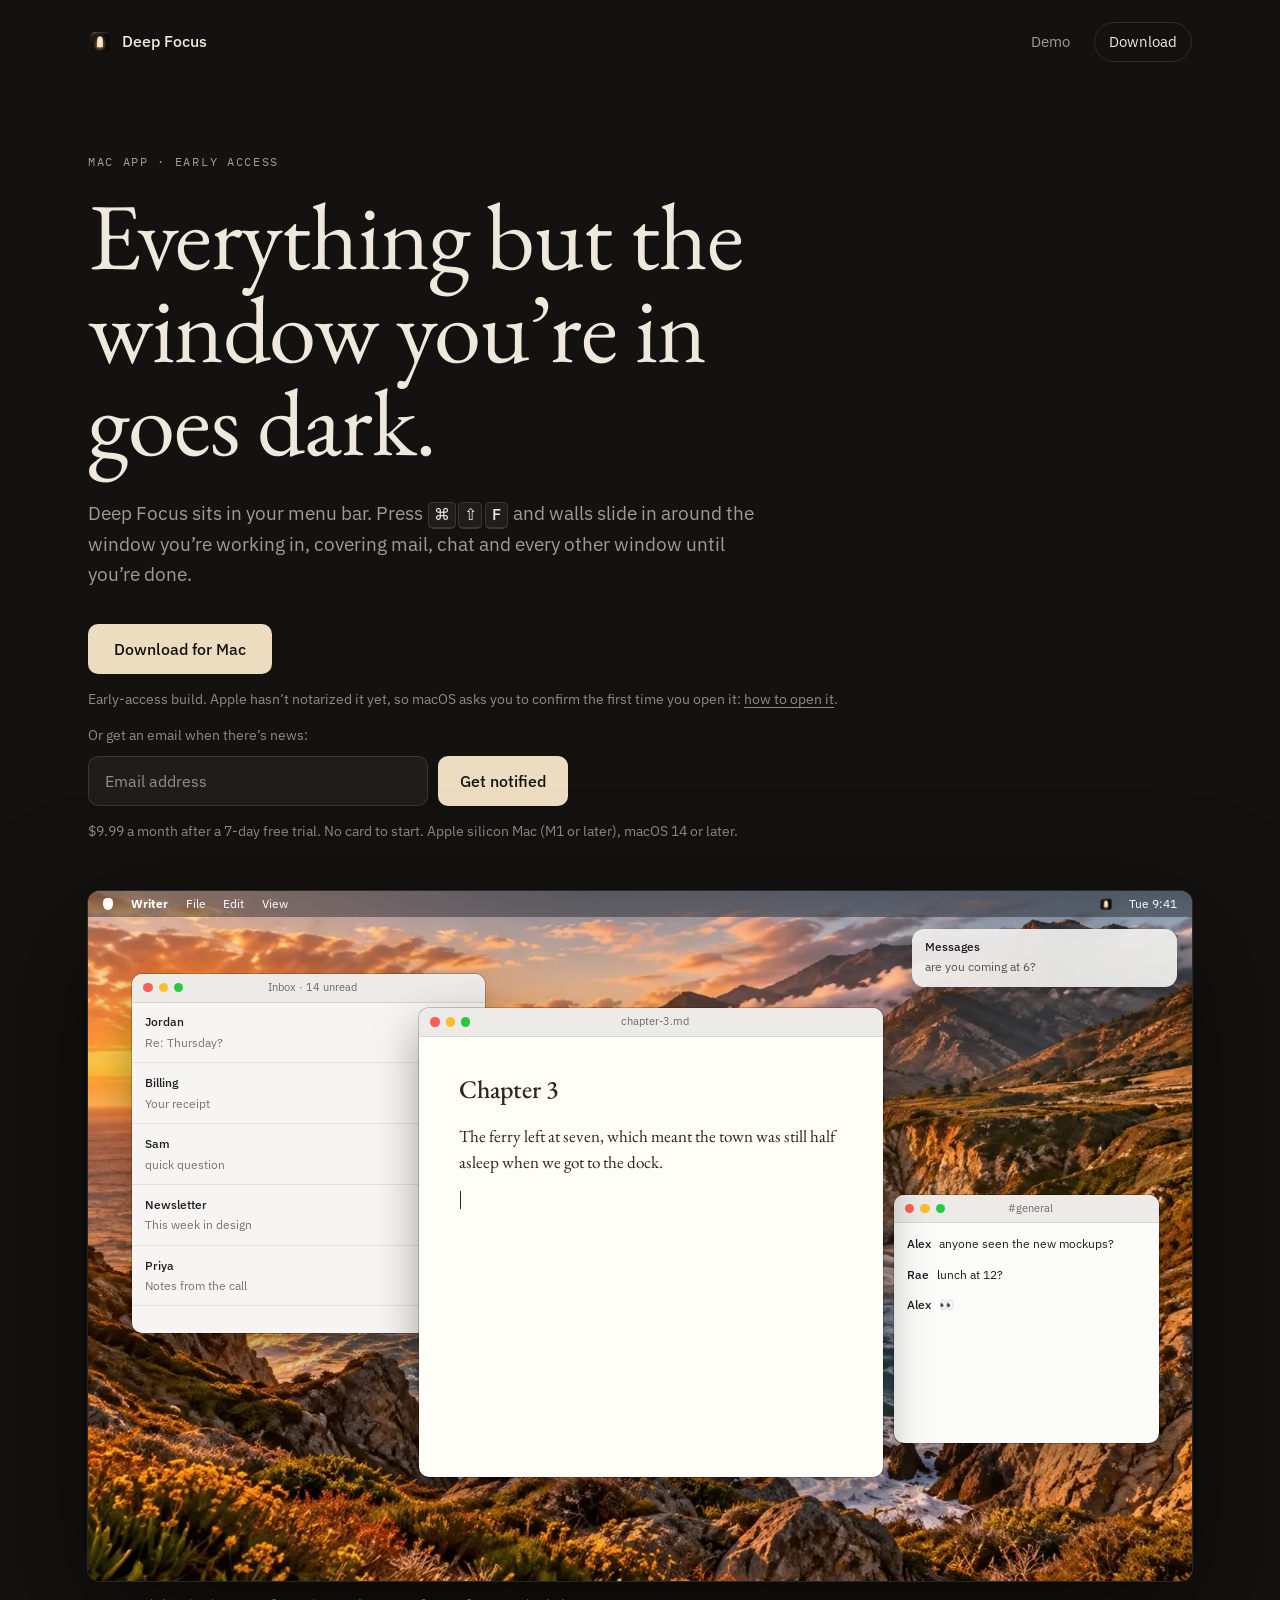
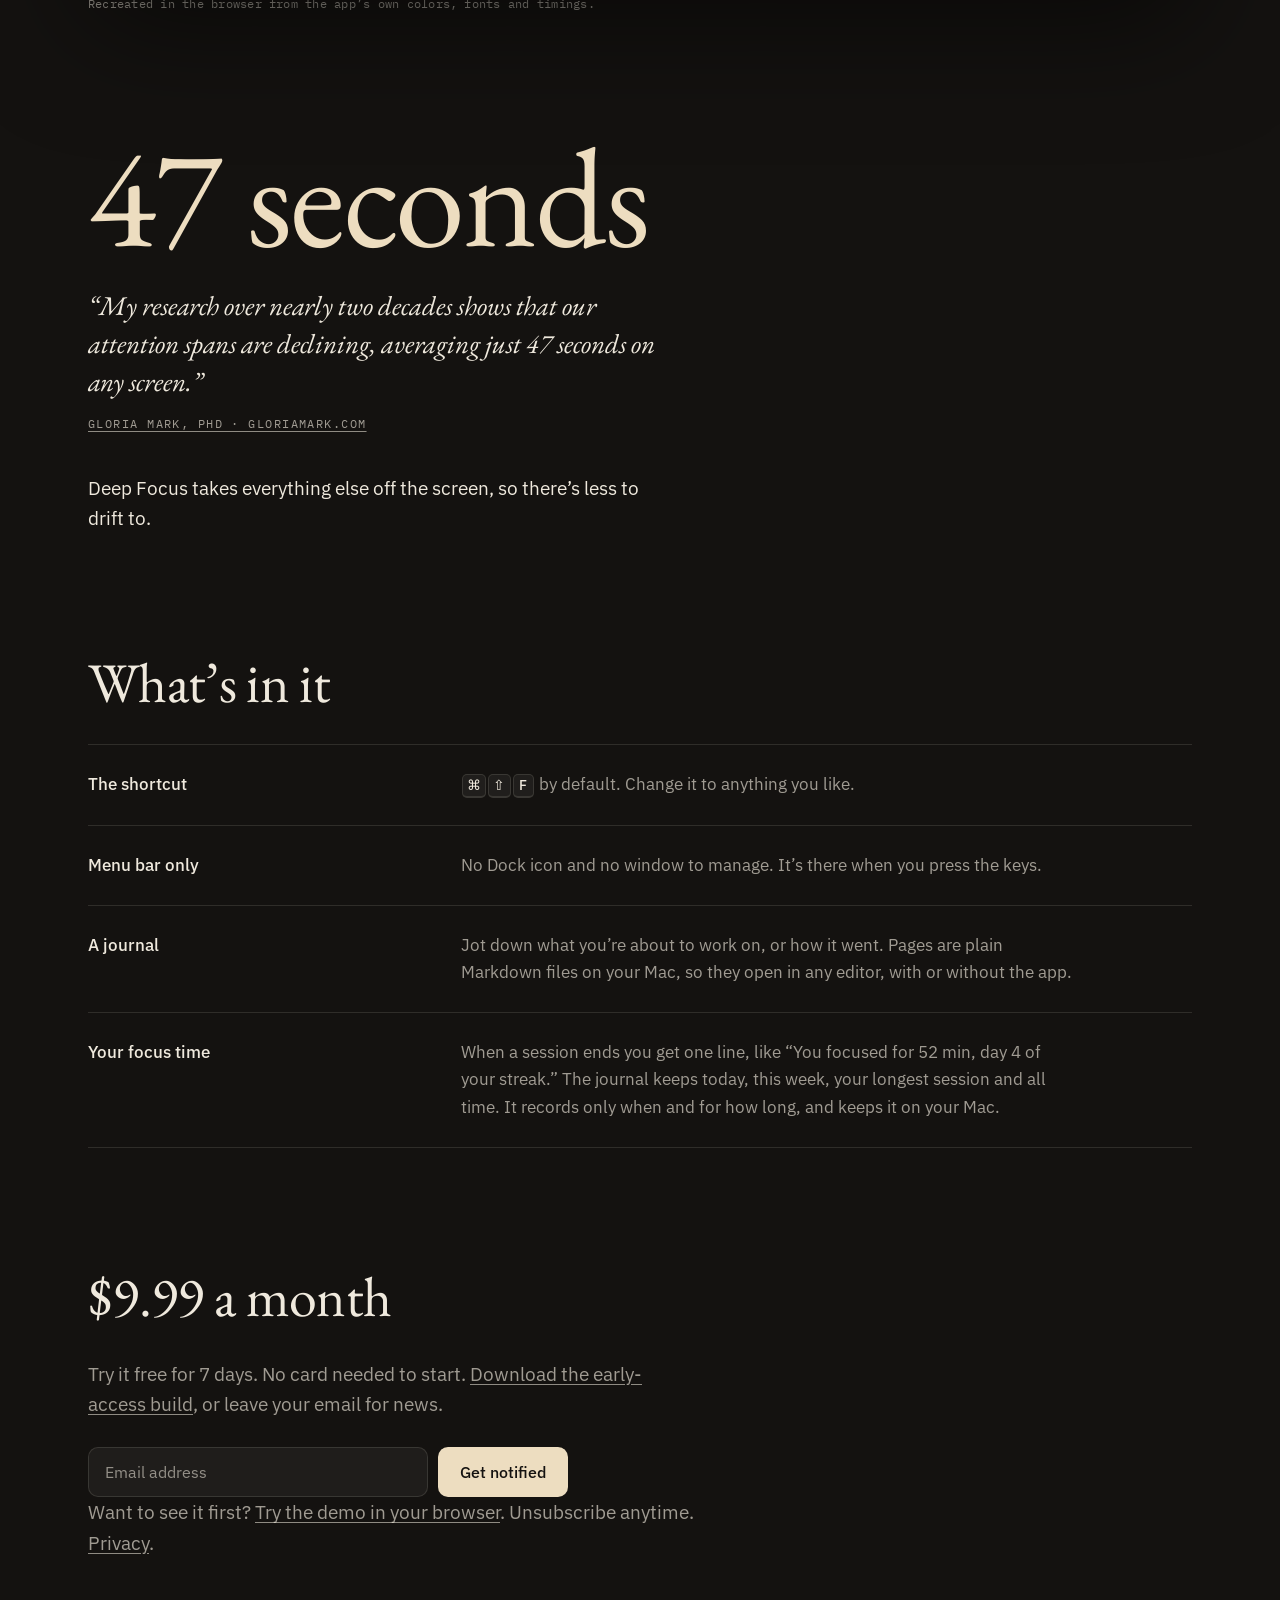
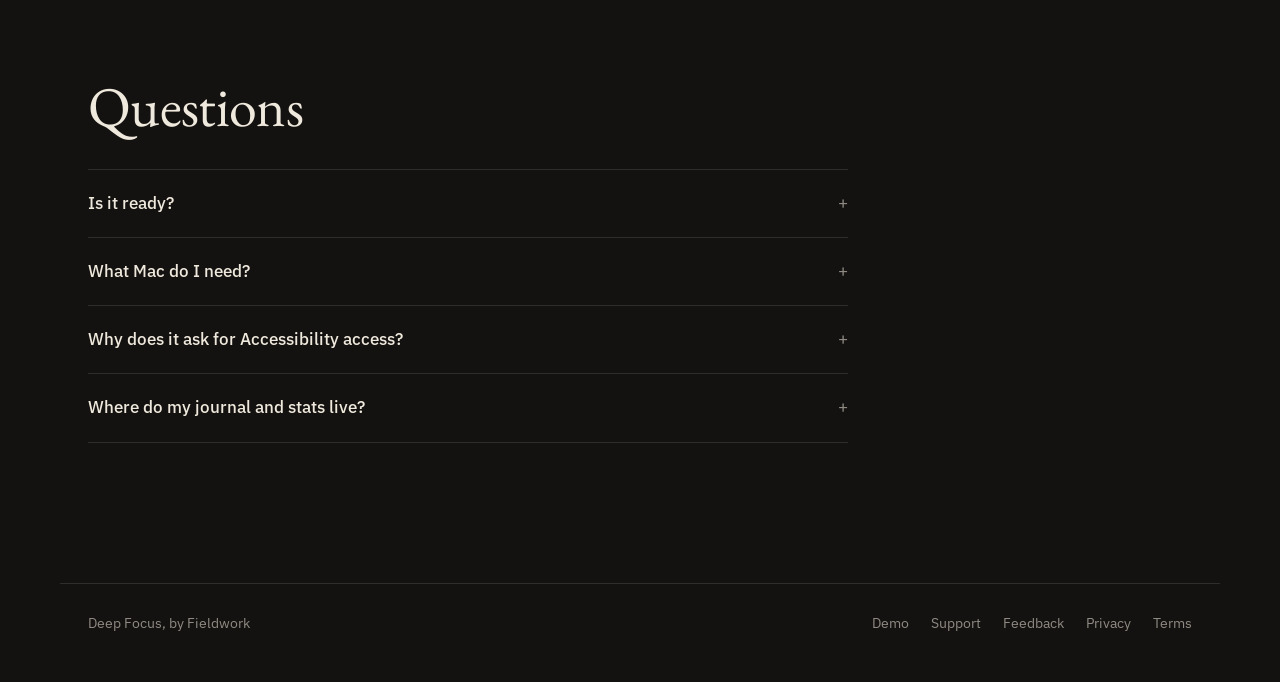
<file: public/index.html>
<!doctype html>
<html lang="en">
<head>
  <meta charset="utf-8">
  <meta name="viewport" content="width=device-width, initial-scale=1">
  <title>Deep Focus for Mac: everything but your window goes dark</title>
  <meta name="description" content="A Mac menu bar app. Press ⌘⇧F and walls slide in around the window you're working in, covering every other window until you're done. $9.99 a month after a 7-day free trial.">
  <meta property="og:title" content="Deep Focus for Mac">
  <meta property="og:description" content="Press ⌘⇧F and everything but the window you're working in goes dark.">
  <meta property="og:image" content="https://getdeepfocus.com/assets/og.jpg">
  <meta name="theme-color" content="#141210">
  <link rel="icon" href="icon.png">
  <link rel="preconnect" href="https://fonts.googleapis.com">
  <link rel="preconnect" href="https://fonts.gstatic.com" crossorigin>
  <link href="https://fonts.googleapis.com/css2?family=EB+Garamond:ital,wght@0,400;0,500;1,400&family=IBM+Plex+Mono:wght@400&family=IBM+Plex+Sans:wght@400;500&display=swap" rel="stylesheet">
  <link rel="preload" as="image" href="assets/stage-coast.webp" type="image/webp" media="(min-width: 721px)">
  <link rel="stylesheet" href="landing.css?v=4">
  <script src="analytics.js?v=1" defer></script>
</head>
<body>
<a class="skip" href="#main">Skip to content</a>

<header class="top">
  <a class="brand" href="./"><img src="assets/icon-128.png" alt="" width="24" height="24"> Deep Focus</a>
  <nav aria-label="Site">
    <a href="try.html" data-track="nav_demo">Demo</a>
    <a class="nav-cta" href="https://github.com/nickbaumann98/deep-focus-website/releases/download/v0.1.0-early-access/DeepFocus.dmg" data-track="nav_download">Download</a>
  </nav>
</header>

<main id="main">
  <section class="hero">
    <p class="label">Mac app &middot; early access</p>
    <h1>Everything but the window you&rsquo;re in goes dark.</h1>
    <p class="lede">Deep Focus sits in your menu bar. Press <kbd>⌘</kbd><kbd>⇧</kbd><kbd>F</kbd> and walls slide in around the window you&rsquo;re working in, covering mail, chat and every other window until you&rsquo;re done.</p>

    <div class="get">
      <a class="download" href="https://github.com/nickbaumann98/deep-focus-website/releases/download/v0.1.0-early-access/DeepFocus.dmg" data-track="hero_download">Download for Mac</a>
      <p class="fine">Early-access build. Apple hasn&rsquo;t notarized it yet, so macOS asks you to confirm the first time you open it: <a href="install.html" data-track="hero_install">how to open it</a>.</p>
    </div>
    <p class="fine">Or get an email when there&rsquo;s news:</p>
    <form class="signup" id="notify" data-signup="hero" novalidate>
      <label for="email-hero" class="sr">Email address</label>
      <input id="email-hero" name="email_address" type="email" autocomplete="email" inputmode="email" placeholder="Email address" required>
      <button type="submit">Get notified</button>
      <p class="form-msg" role="status" aria-live="polite"></p>
    </form>
    <p class="fine">$9.99 a month after a 7-day free trial. No card to start. Apple silicon Mac (M1 or later), macOS 14 or later.</p>
  </section>

  <figure class="stage-wrap">
    <div class="stage" id="stage" aria-hidden="true">
      <div class="menubar"><span class="apple"></span><b>Writer</b><span>File</span><span>Edit</span><span>View</span><span class="right"><img src="assets/icon-128.png" alt="" width="14" height="14"><span class="clock">Tue 9:41</span></span></div>

      <div class="win mail">
        <div class="tb"><i></i><i></i><i></i><span>Inbox &middot; 14 unread</span></div>
        <ul>
          <li><b>Jordan</b><span>Re: Thursday?</span></li>
          <li><b>Billing</b><span>Your receipt</span></li>
          <li><b>Sam</b><span>quick question</span></li>
          <li><b>Newsletter</b><span>This week in design</span></li>
          <li><b>Priya</b><span>Notes from the call</span></li>
        </ul>
      </div>

      <div class="win chat">
        <div class="tb"><i></i><i></i><i></i><span>#general</span></div>
        <p><b>Alex</b> anyone seen the new mockups?</p>
        <p><b>Rae</b> lunch at 12?</p>
        <p><b>Alex</b> 👀</p>
      </div>

      <div class="win doc" id="doc">
        <div class="tb"><i></i><i></i><i></i><span>chapter-3.md</span></div>
        <div class="page">
          <h4>Chapter 3</h4>
          <p>The ferry left at seven, which meant the town was still half asleep when we got to the dock.</p>
          <p class="typing"><span>Nobody on board said much for the first hour.</span><em class="caret"></em></p>
        </div>
      </div>

      <div class="toasts">
        <div class="toast"><b>Messages</b><span>are you coming at 6?</span></div>
        <div class="toast"><b>Mail</b><span>3 new messages</span></div>
        <div class="toast"><b>Calendar</b><span>Standup in 5 minutes</span></div>
      </div>

      <div class="walls">
        <div class="wall" data-side="top"><i></i></div>
        <div class="wall" data-side="bottom"><i></i></div>
        <div class="wall" data-side="left"><i></i></div>
        <div class="wall" data-side="right"><i></i></div>
      </div>

      <div class="bubble">You focused for 52 min, day 4 of your streak</div>
    </div>
    <figcaption>Recreated in the browser from the app&rsquo;s own colors, fonts and timings.</figcaption>
  </figure>

  <section class="fact">
    <p class="big">47 seconds</p>
    <blockquote>
      <p>&ldquo;My research over nearly two decades shows that our attention spans are declining, averaging just 47 seconds on any screen.&rdquo;</p>
      <footer><a href="https://gloriamark.com/attention-span/" rel="noopener">Gloria Mark, PhD &middot; gloriamark.com</a></footer>
    </blockquote>
    <p class="after">Deep Focus takes everything else off the screen, so there&rsquo;s less to drift to.</p>
  </section>

  <section class="details" aria-labelledby="whats-in-it">
    <h2 id="whats-in-it">What&rsquo;s in it</h2>
    <dl>
      <div><dt>The shortcut</dt><dd><kbd>⌘</kbd><kbd>⇧</kbd><kbd>F</kbd> by default. Change it to anything you like.</dd></div>
      <div><dt>Menu bar only</dt><dd>No Dock icon and no window to manage. It&rsquo;s there when you press the keys.</dd></div>
      <div><dt>A journal</dt><dd>Jot down what you&rsquo;re about to work on, or how it went. Pages are plain Markdown files on your Mac, so they open in any editor, with or without the app.</dd></div>
      <div><dt>Your focus time</dt><dd>When a session ends you get one line, like &ldquo;You focused for 52 min, day 4 of your streak.&rdquo; The journal keeps today, this week, your longest session and all time. It records only when and for how long, and keeps it on your Mac.</dd></div>
    </dl>
  </section>

  <section class="price" id="price" aria-labelledby="price-h">
    <h2 id="price-h">$9.99 a month</h2>
    <p>Try it free for 7 days. No card needed to start. <a href="https://github.com/nickbaumann98/deep-focus-website/releases/download/v0.1.0-early-access/DeepFocus.dmg" data-track="price_download">Download the early-access build</a>, or leave your email for news.</p>
    <form class="signup" id="notify-foot" data-signup="footer" novalidate>
      <label for="email-foot" class="sr">Email address</label>
      <input id="email-foot" name="email_address" type="email" autocomplete="email" inputmode="email" placeholder="Email address" required>
      <button type="submit">Get notified</button>
      <p class="form-msg" role="status" aria-live="polite"></p>
    </form>
    <p class="fine">Want to see it first? <a href="try.html" data-track="price_demo">Try the demo in your browser</a>. Unsubscribe anytime. <a href="privacy.html">Privacy</a>.</p>
  </section>

  <section class="faq" aria-labelledby="faq-h">
    <h2 id="faq-h">Questions</h2>
    <details><summary>Is it ready?</summary><p>It&rsquo;s in early access. Apple hasn&rsquo;t notarized this build yet, so the first time you open it macOS asks you to confirm. <a href="install.html">Here&rsquo;s how</a>.</p></details>
    <details><summary>What Mac do I need?</summary><p>A Mac with Apple silicon (M1 or later) on macOS 14 (Sonoma) or later. This early-access build doesn&rsquo;t run on Intel Macs.</p></details>
    <details><summary>Why does it ask for Accessibility access?</summary><p>macOS asks for it so Deep Focus can find the window you&rsquo;re working in and put the walls around it.</p></details>
    <details><summary>Where do my journal and stats live?</summary><p>On your Mac, in ~/Library/Application Support/Deep Focus. The journal is plain Markdown.</p></details>
  </section>
</main>

<footer class="foot">
  <p>Deep Focus, by Fieldwork</p>
  <nav aria-label="Footer"><a href="try.html">Demo</a><a href="support.html">Support</a><a href="feedback.html">Feedback</a><a href="privacy.html">Privacy</a><a href="terms.html">Terms</a></nav>
</footer>
<script src="landing.js?v=4" defer></script>
</body>
</html>
</file>
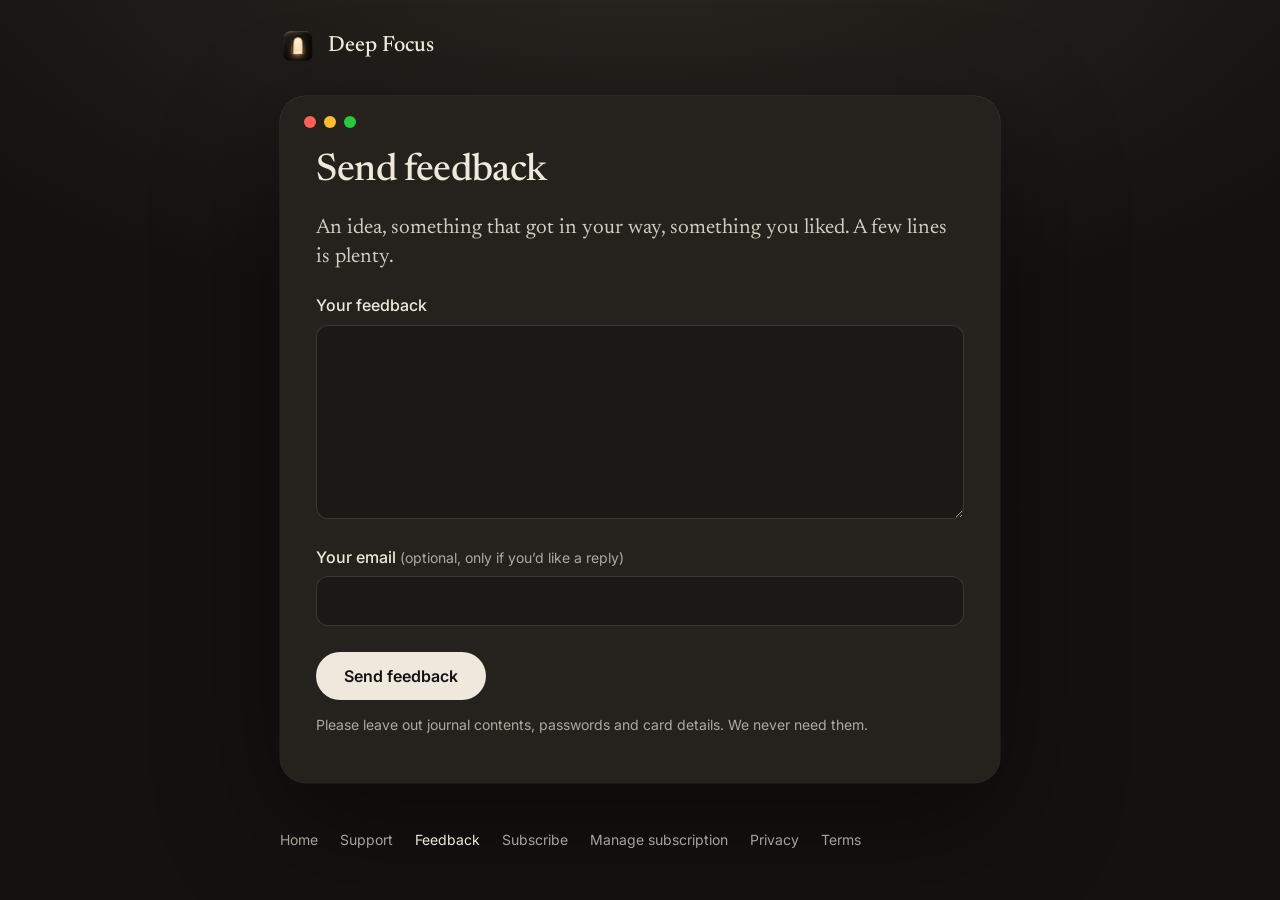
<file: public/feedback.html>
<!doctype html>
<html lang="en">
<head>
  <meta charset="utf-8">
  <meta name="viewport" content="width=device-width, initial-scale=1, viewport-fit=cover">
  <meta name="referrer" content="no-referrer">
  <meta name="robots" content="index,follow">
  <!-- Address of the feedback service (services/feedback in the app repo), e.g.
       https://feedback.example.com/v1/feedback. Empty: the form opens an email instead. -->
  <meta name="feedback-endpoint" content="https://deep-focus-feedback.onrender.com/v1/feedback">
  <title>Feedback — Deep Focus</title>
  <meta name="theme-color" content="#141210">
  <link rel="icon" href="icon.png">
  <link rel="preconnect" href="https://fonts.googleapis.com">
  <link rel="preconnect" href="https://fonts.gstatic.com" crossorigin>
  <link href="https://fonts.googleapis.com/css2?family=Inter:wght@400;500;600&family=Newsreader:opsz,wght@6..72,400;6..72,500&display=swap" rel="stylesheet">
  <link rel="stylesheet" href="page.css">
  <script src="analytics.js?v=1" defer></script>
  <script src="feedback.js?v=1" defer></script>
</head>
<body>
  <a class="skip" href="#main">Skip to content</a>
  <header><a class="brand" href="index.html"><img src="icon.png" width="36" height="36" alt="">Deep Focus</a></header>
  <main id="main">
    <article class="card">
      <div class="titlebar" aria-hidden="true"><i></i><i></i><i></i></div>
      <h1>Send feedback</h1>
      <p class="lead">An idea, something that got in your way, something you liked. A few lines is plenty.</p>
      <p class="notice" id="status" role="status" hidden></p>
      <form id="feedback" class="form" method="post" action="mailto:hello@getdeepfocus.com" novalidate>
        <label for="message">Your feedback</label>
        <textarea id="message" name="message" rows="7" maxlength="4000" required></textarea>
        <label for="email">Your email <span class="hint">(optional, only if you’d like a reply)</span></label>
        <input id="email" name="email" type="email" maxlength="200" autocomplete="email">
        <div class="include" id="include" hidden>
          <input id="include-versions" type="checkbox" checked>
          <label for="include-versions">Include <span id="versions"></span></label>
        </div>
        <div class="trap" aria-hidden="true"><label for="website">Leave this empty</label><input id="website" name="website" tabindex="-1" autocomplete="off"></div>
        <input type="hidden" name="source" value="site">
        <input type="hidden" name="app_version" value="">
        <input type="hidden" name="macos" value="">
        <div class="actions"><button class="button" type="submit" id="send">Send feedback</button></div>
        <p class="hint" id="how">Please leave out journal contents, passwords and card details. We never need them.</p>
      </form>
      <noscript><p>You can also email your feedback to <a href="mailto:hello@getdeepfocus.com">hello@getdeepfocus.com</a>.</p></noscript>
    </article>
  </main>
  <footer>
    <a href="index.html">Home</a>
    <a href="support.html">Support</a>
    <a href="feedback.html" aria-current="page">Feedback</a>
    <a href="subscribe.html">Subscribe</a>
    <a href="manage.html">Manage subscription</a>
    <a href="privacy.html">Privacy</a>
    <a href="terms.html">Terms</a>
  </footer>
</body>
</html>
</file>
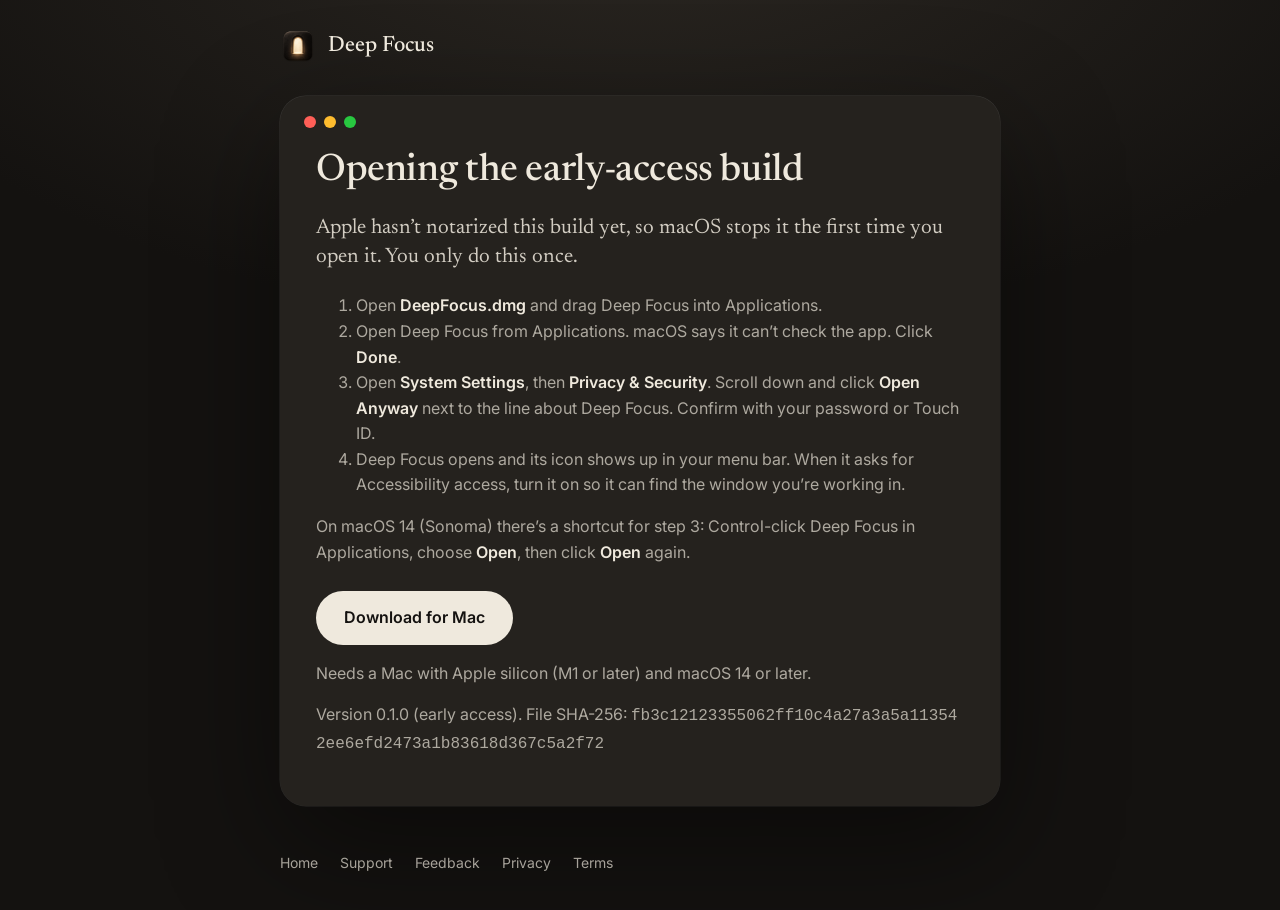
<file: public/install.html>
<!doctype html>
<html lang="en">
<head>
  <meta charset="utf-8">
  <meta name="viewport" content="width=device-width, initial-scale=1, viewport-fit=cover">
  <meta name="referrer" content="no-referrer">
  <meta name="robots" content="index,follow">
  <title>Opening the early-access build — Deep Focus</title>
  <meta name="theme-color" content="#141210">
  <link rel="icon" href="icon.png">
  <link rel="preconnect" href="https://fonts.googleapis.com">
  <link rel="preconnect" href="https://fonts.gstatic.com" crossorigin>
  <link href="https://fonts.googleapis.com/css2?family=Inter:wght@400;500;600&family=Newsreader:opsz,wght@6..72,400;6..72,500&display=swap" rel="stylesheet">
  <link rel="stylesheet" href="page.css">
  <script src="analytics.js?v=1" defer></script>
  <script src="landing.js?v=4" defer></script>
</head>
<body>
  <a class="skip" href="#main">Skip to content</a>
  <header><a class="brand" href="index.html"><img src="icon.png" width="36" height="36" alt="">Deep Focus</a></header>
  <main id="main">
    <article class="card">
      <div class="titlebar" aria-hidden="true"><i></i><i></i><i></i></div>
      <h1>Opening the early-access build</h1>
      <p class="lead">Apple hasn&rsquo;t notarized this build yet, so macOS stops it the first time you open it. You only do this once.</p>
      <ol>
        <li>Open <strong>DeepFocus.dmg</strong> and drag Deep Focus into Applications.</li>
        <li>Open Deep Focus from Applications. macOS says it can&rsquo;t check the app. Click <strong>Done</strong>.</li>
        <li>Open <strong>System Settings</strong>, then <strong>Privacy &amp; Security</strong>. Scroll down and click <strong>Open Anyway</strong> next to the line about Deep Focus. Confirm with your password or Touch ID.</li>
        <li>Deep Focus opens and its icon shows up in your menu bar. When it asks for Accessibility access, turn it on so it can find the window you&rsquo;re working in.</li>
      </ol>
      <p>On macOS 14 (Sonoma) there&rsquo;s a shortcut for step 3: Control-click Deep Focus in Applications, choose <strong>Open</strong>, then click <strong>Open</strong> again.</p>
      <div class="actions"><a class="button" href="https://github.com/nickbaumann98/deep-focus-website/releases/download/v0.1.0-early-access/DeepFocus.dmg" data-track="install_download">Download for Mac</a></div>
      <p>Needs a Mac with Apple silicon (M1 or later) and macOS 14 or later.</p>
      <p class="fine">Version 0.1.0 (early access). File SHA-256: <code style="word-break:break-all">fb3c12123355062ff10c4a27a3a5a113542ee6efd2473a1b83618d367c5a2f72</code></p>
    </article>
  </main>
  <footer>
    <a href="index.html">Home</a>
    <a href="support.html">Support</a>
    <a href="feedback.html">Feedback</a>
    <a href="privacy.html">Privacy</a>
    <a href="terms.html">Terms</a>
  </footer>
</body>
</html>
</file>
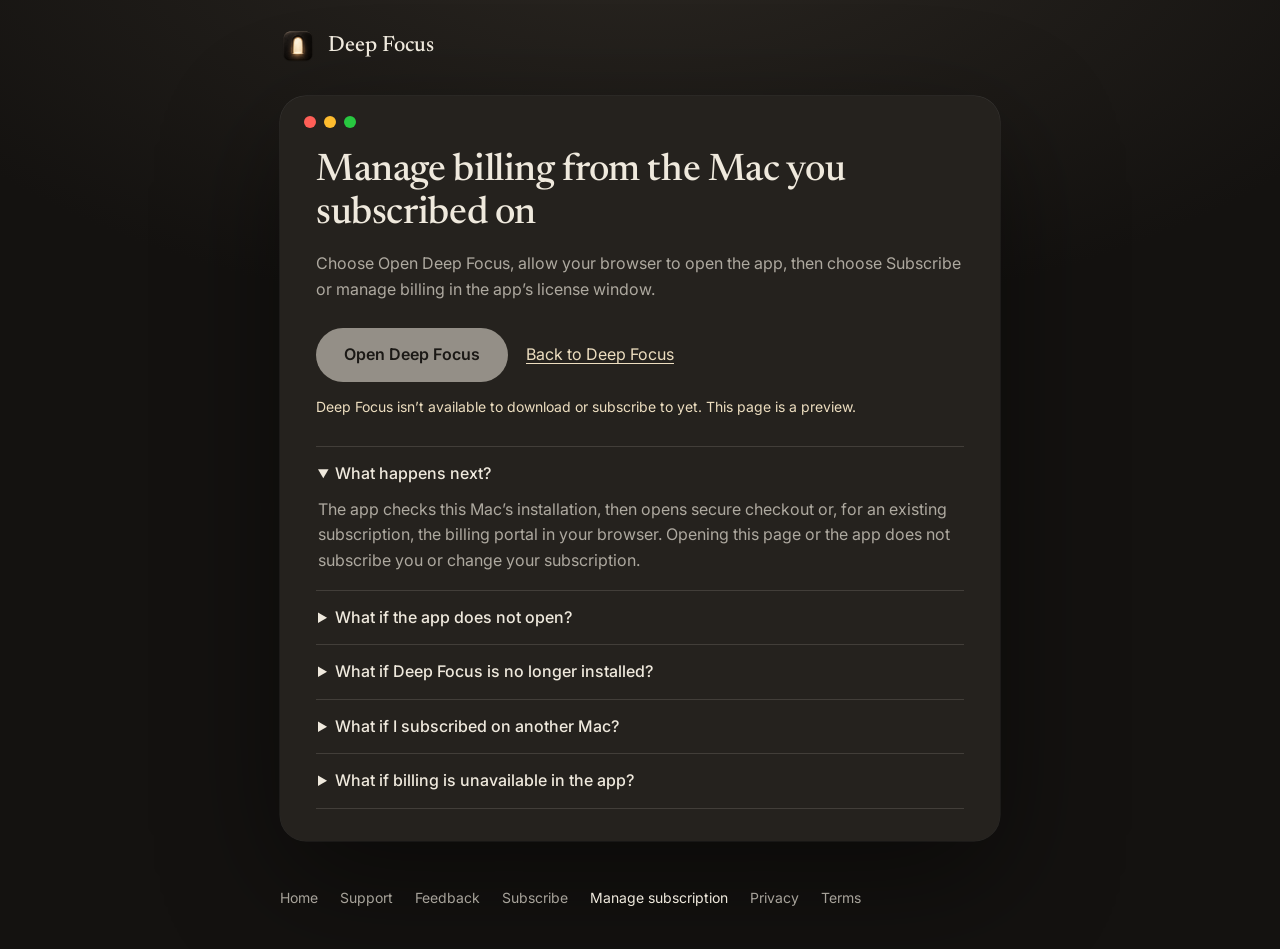
<file: public/manage.html>
<!doctype html>
<html lang="en">
<head>
  <meta charset="utf-8">
  <meta name="viewport" content="width=device-width, initial-scale=1, viewport-fit=cover">
  <meta name="referrer" content="no-referrer">
  <meta name="robots" content="index,follow">
  <title>Manage subscription — Deep Focus</title>
  <meta name="theme-color" content="#141210">
  <link rel="icon" href="icon.png">
  <link rel="preconnect" href="https://fonts.googleapis.com">
  <link rel="preconnect" href="https://fonts.gstatic.com" crossorigin>
  <link href="https://fonts.googleapis.com/css2?family=Inter:wght@400;500;600&family=Newsreader:opsz,wght@6..72,400;6..72,500&display=swap" rel="stylesheet">
  <link rel="stylesheet" href="page.css">
</head>
<body>
  <a class="skip" href="#main">Skip to content</a>
  <header><a class="brand" href="index.html"><img src="icon.png" width="36" height="36" alt="">Deep Focus</a></header>
  <main id="main">
    <article class="card">
      <div class="titlebar" aria-hidden="true"><i></i><i></i><i></i></div>
      <h1>Manage billing from the Mac you subscribed on</h1>
      <p>Choose Open Deep Focus, allow your browser to open the app, then choose Subscribe or manage billing in the app’s license window.</p>
      <div class="actions"><a class="button" data-app-billing href="#availability" aria-disabled="true" rel="noreferrer">Open Deep Focus</a><a href="index.html">Back to Deep Focus</a></div>
      <p class="availability" id="availability" role="status">Deep Focus isn’t available to download or subscribe to yet. This page is a preview.</p>
      <section class="faq" aria-label="Billing help">
      <details open><summary>What happens next?</summary><p>The app checks this Mac’s installation, then opens secure checkout or, for an existing subscription, the billing portal in your browser. Opening this page or the app does not subscribe you or change your subscription.</p></details>
      <details><summary>What if the app does not open?</summary><p>On your Mac, open Deep Focus yourself and choose Trial and Subscription… from its menu bar menu. Then choose Subscribe or manage billing. If your browser asks for permission, allow it only when you mean to open Deep Focus.</p></details>
      <details><summary>What if Deep Focus is no longer installed?</summary><p>Removing the app does not cancel your subscription. A new download or reinstall does not bring back the original installation’s billing identity. Keep the original installation if you still have it; otherwise <a href="support.html">contact support</a> for help with the existing subscription.</p></details>
      <details><summary>What if I subscribed on another Mac?</summary><p>Use the original installation to manage that subscription. A different or reinstalled copy may not recognize it. Don’t start another subscription to recover an existing one; <a href="support.html">contact support</a>.</p></details>
      <details><summary>What if billing is unavailable in the app?</summary><p>Opening the app does not start a subscription. If Subscribe or manage billing is missing or shows an error, <a href="support.html">contact support</a>. Keep your existing installation and journal in place.</p></details>
      </section>
    </article>
  </main>
  <footer>
    <a href="index.html">Home</a>
    <a href="support.html">Support</a>
    <a href="feedback.html">Feedback</a>
    <a href="subscribe.html">Subscribe</a>
    <a href="manage.html" aria-current="page">Manage subscription</a>
    <a href="privacy.html">Privacy</a>
    <a href="terms.html">Terms</a>
  </footer>
</body>
</html>
</file>
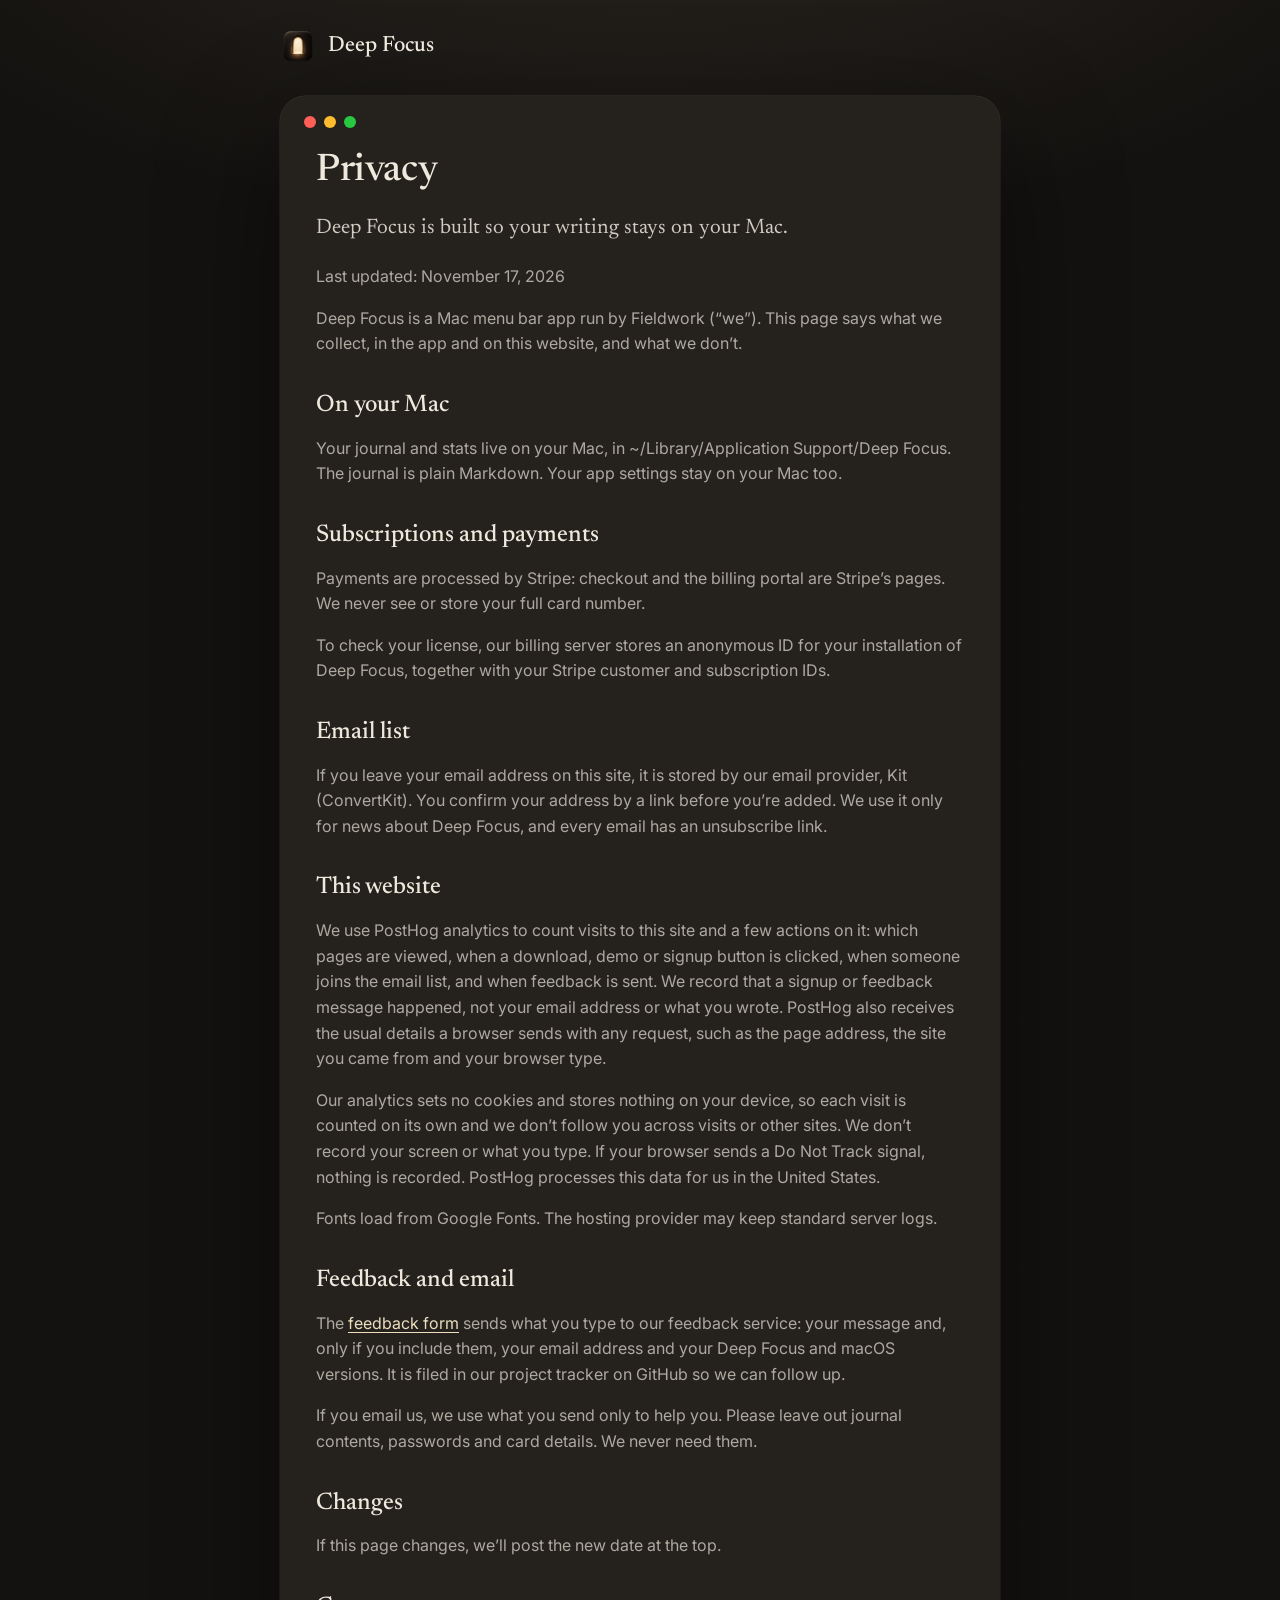
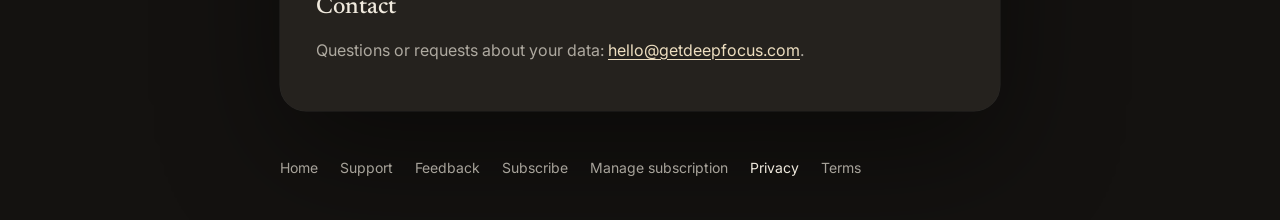
<file: public/privacy.html>
<!doctype html>
<html lang="en">
<head>
  <meta charset="utf-8">
  <meta name="viewport" content="width=device-width, initial-scale=1, viewport-fit=cover">
  <meta name="referrer" content="no-referrer">
  <meta name="robots" content="index,follow">
  <title>Privacy — Deep Focus</title>
  <meta name="theme-color" content="#141210">
  <link rel="icon" href="icon.png">
  <link rel="preconnect" href="https://fonts.googleapis.com">
  <link rel="preconnect" href="https://fonts.gstatic.com" crossorigin>
  <link href="https://fonts.googleapis.com/css2?family=Inter:wght@400;500;600&family=Newsreader:opsz,wght@6..72,400;6..72,500&display=swap" rel="stylesheet">
  <link rel="stylesheet" href="page.css">
  <script src="analytics.js?v=1" defer></script>
</head>
<body>
  <a class="skip" href="#main">Skip to content</a>
  <header><a class="brand" href="index.html"><img src="icon.png" width="36" height="36" alt="">Deep Focus</a></header>
  <main id="main">
    <article class="card">
      <div class="titlebar" aria-hidden="true"><i></i><i></i><i></i></div>
      <h1>Privacy</h1>
      <p class="lead">Deep Focus is built so your writing stays on your Mac.</p>
      <p>Last updated: November 17, 2026</p>
      <p>Deep Focus is a Mac menu bar app run by Fieldwork (&ldquo;we&rdquo;). This page says what we collect, in the app and on this website, and what we don&rsquo;t.</p>
      <h2>On your Mac</h2>
      <p>Your journal and stats live on your Mac, in ~/Library/Application Support/Deep Focus. The journal is plain Markdown. Your app settings stay on your Mac too.</p>
      <h2>Subscriptions and payments</h2>
      <p>Payments are processed by Stripe: checkout and the billing portal are Stripe&rsquo;s pages. We never see or store your full card number.</p>
      <p>To check your license, our billing server stores an anonymous ID for your installation of Deep Focus, together with your Stripe customer and subscription IDs.</p>
      <h2>Email list</h2>
      <p>If you leave your email address on this site, it is stored by our email provider, Kit (ConvertKit). You confirm your address by a link before you&rsquo;re added. We use it only for news about Deep Focus, and every email has an unsubscribe link.</p>
      <h2>This website</h2>
      <p>We use PostHog analytics to count visits to this site and a few actions on it: which pages are viewed, when a download, demo or signup button is clicked, when someone joins the email list, and when feedback is sent. We record that a signup or feedback message happened, not your email address or what you wrote. PostHog also receives the usual details a browser sends with any request, such as the page address, the site you came from and your browser type.</p>
      <p>Our analytics sets no cookies and stores nothing on your device, so each visit is counted on its own and we don&rsquo;t follow you across visits or other sites. We don&rsquo;t record your screen or what you type. If your browser sends a Do Not Track signal, nothing is recorded. PostHog processes this data for us in the United States.</p>
      <p>Fonts load from Google Fonts. The hosting provider may keep standard server logs.</p>
      <h2>Feedback and email</h2>
      <p>The <a href="feedback.html">feedback form</a> sends what you type to our feedback service: your message and, only if you include them, your email address and your Deep Focus and macOS versions. It is filed in our project tracker on GitHub so we can follow up.</p>
      <p>If you email us, we use what you send only to help you. Please leave out journal contents, passwords and card details. We never need them.</p>
      <h2>Changes</h2>
      <p>If this page changes, we&rsquo;ll post the new date at the top.</p>
      <h2>Contact</h2>
      <p>Questions or requests about your data: <a href="mailto:hello@getdeepfocus.com">hello@getdeepfocus.com</a>.</p>
    </article>
  </main>
  <footer>
    <a href="index.html">Home</a>
    <a href="support.html">Support</a>
    <a href="feedback.html">Feedback</a>
    <a href="subscribe.html">Subscribe</a>
    <a href="manage.html">Manage subscription</a>
    <a href="privacy.html" aria-current="page">Privacy</a>
    <a href="terms.html">Terms</a>
  </footer>
</body>
</html>
</file>
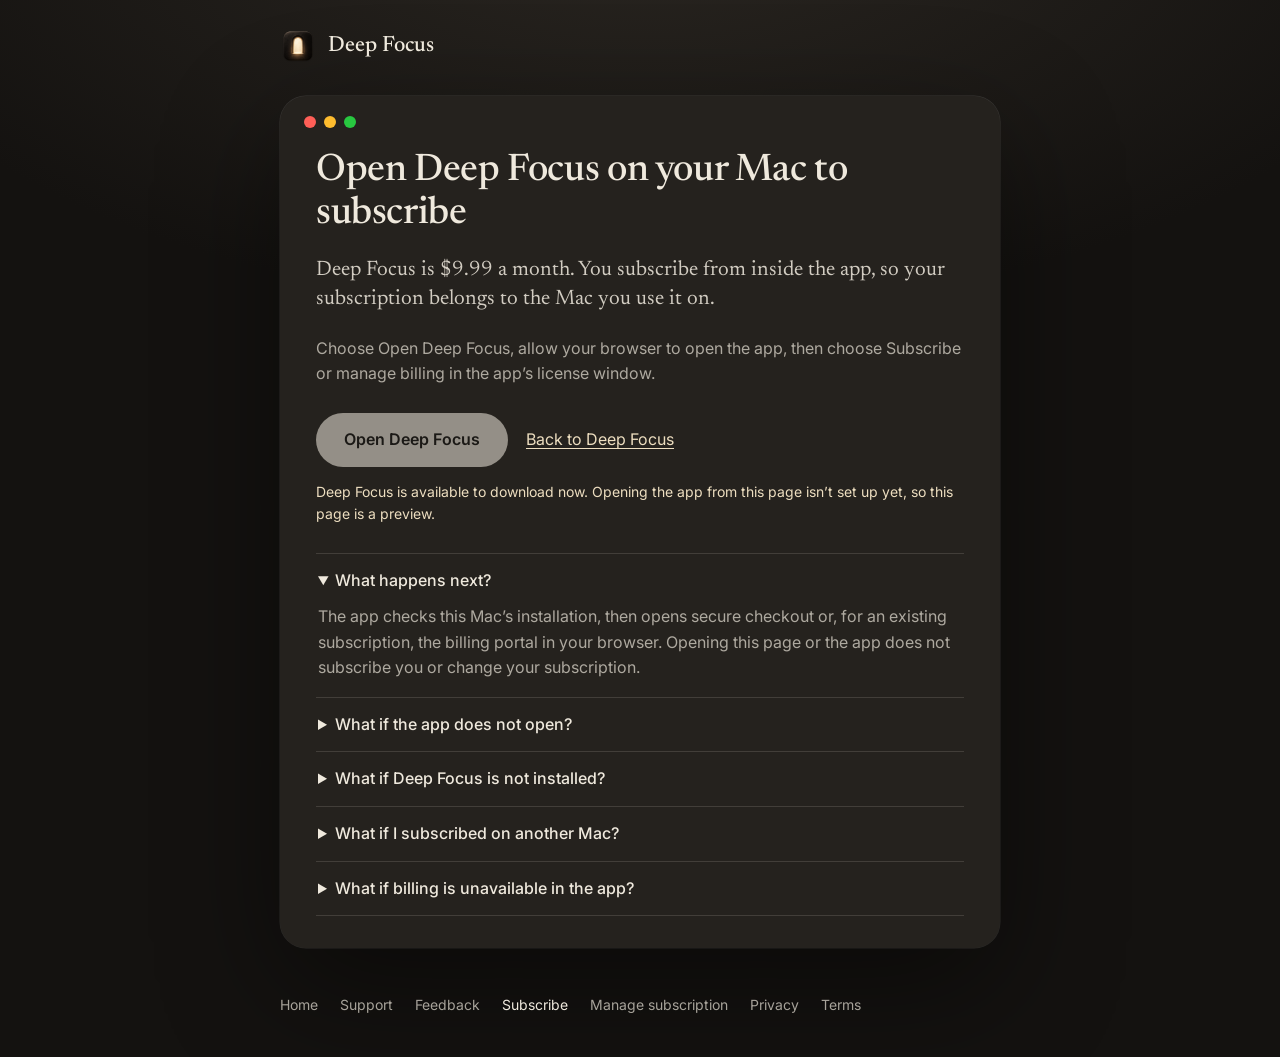
<file: public/subscribe.html>
<!doctype html>
<html lang="en">
<head>
  <meta charset="utf-8">
  <meta name="viewport" content="width=device-width, initial-scale=1, viewport-fit=cover">
  <meta name="referrer" content="no-referrer">
  <meta name="robots" content="index,follow">
  <title>Subscribe — Deep Focus</title>
  <meta name="theme-color" content="#141210">
  <link rel="icon" href="icon.png">
  <link rel="preconnect" href="https://fonts.googleapis.com">
  <link rel="preconnect" href="https://fonts.gstatic.com" crossorigin>
  <link href="https://fonts.googleapis.com/css2?family=Inter:wght@400;500;600&family=Newsreader:opsz,wght@6..72,400;6..72,500&display=swap" rel="stylesheet">
  <link rel="stylesheet" href="page.css">
</head>
<body>
  <a class="skip" href="#main">Skip to content</a>
  <header><a class="brand" href="index.html"><img src="icon.png" width="36" height="36" alt="">Deep Focus</a></header>
  <main id="main">
    <article class="card">
      <div class="titlebar" aria-hidden="true"><i></i><i></i><i></i></div>
      <h1>Open Deep Focus on your Mac to subscribe</h1>
      <p class="lead">Deep Focus is $9.99 a month. You subscribe from inside the app, so your subscription belongs to the Mac you use it on.</p>
      <p>Choose Open Deep Focus, allow your browser to open the app, then choose Subscribe or manage billing in the app’s license window.</p>
      <div class="actions"><a class="button" data-app-billing href="#availability" aria-disabled="true" rel="noreferrer">Open Deep Focus</a><a href="index.html">Back to Deep Focus</a></div>
      <p class="availability" id="availability" role="status">Deep Focus is available to download now. Opening the app from this page isn’t set up yet, so this page is a preview.</p>
      <section class="faq" aria-label="Billing help">
      <details open><summary>What happens next?</summary><p>The app checks this Mac’s installation, then opens secure checkout or, for an existing subscription, the billing portal in your browser. Opening this page or the app does not subscribe you or change your subscription.</p></details>
      <details><summary>What if the app does not open?</summary><p>On your Mac, open Deep Focus yourself and choose Trial and Subscription… from its menu bar menu. Then choose Subscribe or manage billing. If your browser asks for permission, allow it only when you mean to open Deep Focus.</p></details>
      <details><summary>What if Deep Focus is not installed?</summary><p>You’ll need a Mac running macOS 14 or later. Download and open Deep Focus, then come back to this page.</p><p><a href="https://github.com/nickbaumann98/deep-focus-website/releases/download/v0.1.0-early-access/DeepFocus.dmg">Download for Mac</a> · <a href="install.html">How to open it</a></p></details>
      <details><summary>What if I subscribed on another Mac?</summary><p>Use the original installation to manage that subscription. A different or reinstalled copy may not recognize it. Don’t start another subscription to recover an existing one; <a href="support.html">contact support</a>.</p></details>
      <details><summary>What if billing is unavailable in the app?</summary><p>Opening the app does not start a subscription. If Subscribe or manage billing is missing or shows an error, <a href="support.html">contact support</a>. Keep your existing installation and journal in place.</p></details>
      </section>
    </article>
  </main>
  <footer>
    <a href="index.html">Home</a>
    <a href="support.html">Support</a>
    <a href="feedback.html">Feedback</a>
    <a href="subscribe.html" aria-current="page">Subscribe</a>
    <a href="manage.html">Manage subscription</a>
    <a href="privacy.html">Privacy</a>
    <a href="terms.html">Terms</a>
  </footer>
</body>
</html>
</file>
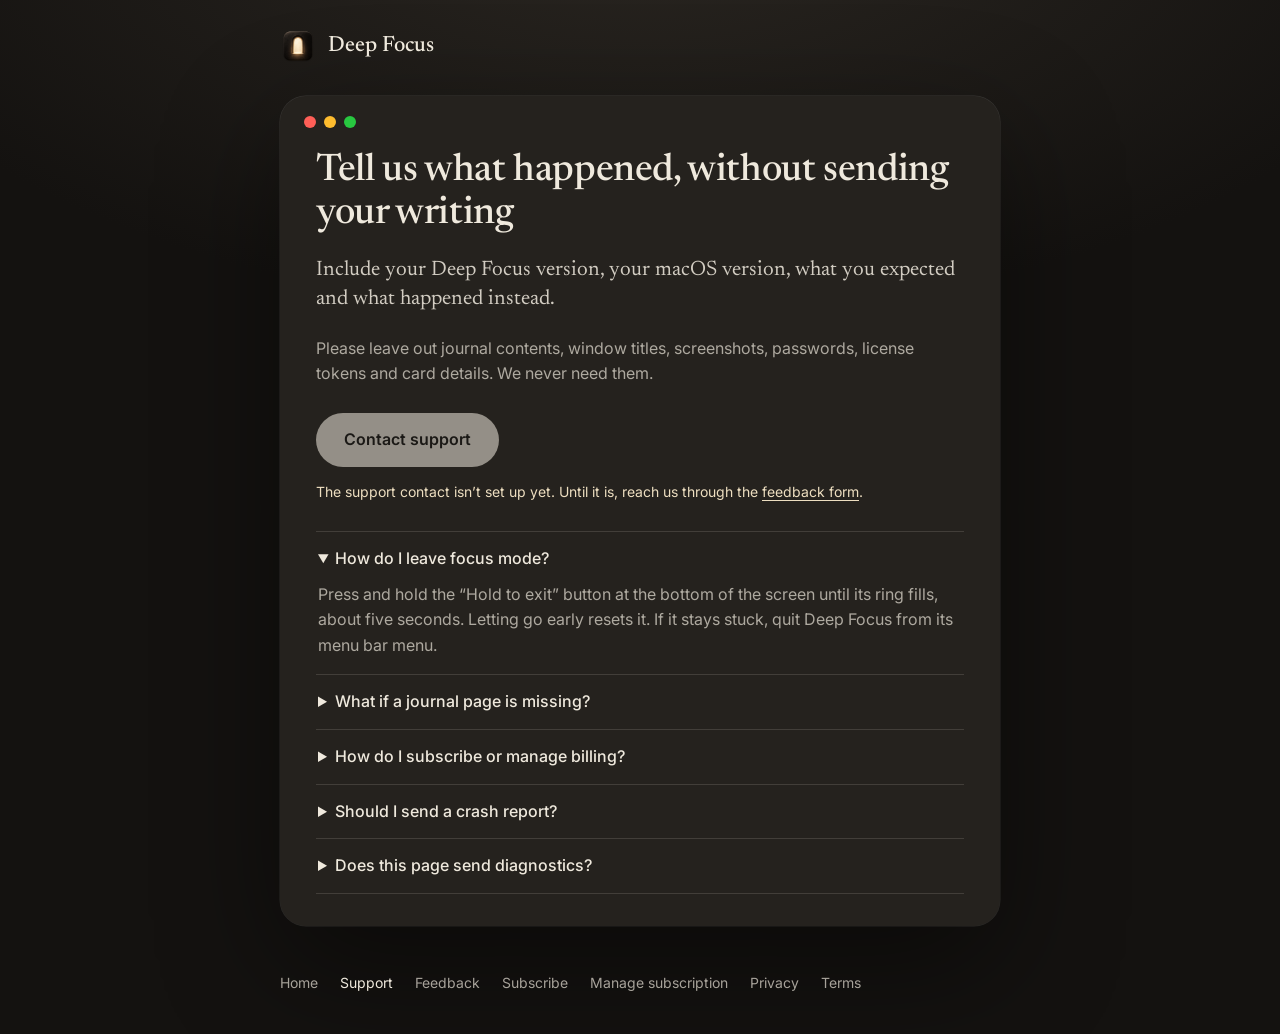
<file: public/support.html>
<!doctype html>
<html lang="en">
<head>
  <meta charset="utf-8">
  <meta name="viewport" content="width=device-width, initial-scale=1, viewport-fit=cover">
  <meta name="referrer" content="no-referrer">
  <meta name="robots" content="index,follow">
  <title>Support — Deep Focus</title>
  <meta name="theme-color" content="#141210">
  <link rel="icon" href="icon.png">
  <link rel="preconnect" href="https://fonts.googleapis.com">
  <link rel="preconnect" href="https://fonts.gstatic.com" crossorigin>
  <link href="https://fonts.googleapis.com/css2?family=Inter:wght@400;500;600&family=Newsreader:opsz,wght@6..72,400;6..72,500&display=swap" rel="stylesheet">
  <link rel="stylesheet" href="page.css">
  <script src="analytics.js?v=1" defer></script>
</head>
<body>
  <a class="skip" href="#main">Skip to content</a>
  <header><a class="brand" href="index.html"><img src="icon.png" width="36" height="36" alt="">Deep Focus</a></header>
  <main id="main">
    <article class="card">
      <div class="titlebar" aria-hidden="true"><i></i><i></i><i></i></div>
      <h1>Tell us what happened, without sending your writing</h1>
      <p class="lead">Include your Deep Focus version, your macOS version, what you expected and what happened instead.</p>
      <p>Please leave out journal contents, window titles, screenshots, passwords, license tokens and card details. We never need them.</p>
      <div class="actions"><a class="button" data-destination="support" href="#availability" aria-disabled="true" rel="noreferrer">Contact support</a></div>
      <p class="availability" id="availability" role="status">The support contact isn’t set up yet. Until it is, reach us through the <a href="feedback.html">feedback form</a>.</p>
      <section class="faq" aria-label="Troubleshooting">
      <details open><summary>How do I leave focus mode?</summary><p>Press and hold the “Hold to exit” button at the bottom of the screen until its ring fills, about five seconds. Letting go early resets it. If it stays stuck, quit Deep Focus from its menu bar menu.</p></details>
      <details><summary>What if a journal page is missing?</summary><p>Keep the app and its data in place. Don’t delete, reset or replace your journal while we look into it.</p></details>
      <details><summary>How do I subscribe or manage billing?</summary><p>Billing happens inside the app. See <a href="subscribe.html">Subscribe</a> or <a href="manage.html">Manage subscription</a>.</p></details>
      <details><summary>Should I send a crash report?</summary><p>Start with the app version and what happened. If a crash report is needed, read it first and remove private paths, names, identifiers and document titles before you choose to share it.</p></details>
      <details><summary>Does this page send diagnostics?</summary><p>No. This page has no upload form and collects nothing from your Mac.</p></details>
      </section>
    </article>
  </main>
  <footer>
    <a href="index.html">Home</a>
    <a href="support.html" aria-current="page">Support</a>
    <a href="feedback.html">Feedback</a>
    <a href="subscribe.html">Subscribe</a>
    <a href="manage.html">Manage subscription</a>
    <a href="privacy.html">Privacy</a>
    <a href="terms.html">Terms</a>
  </footer>
</body>
</html>
</file>
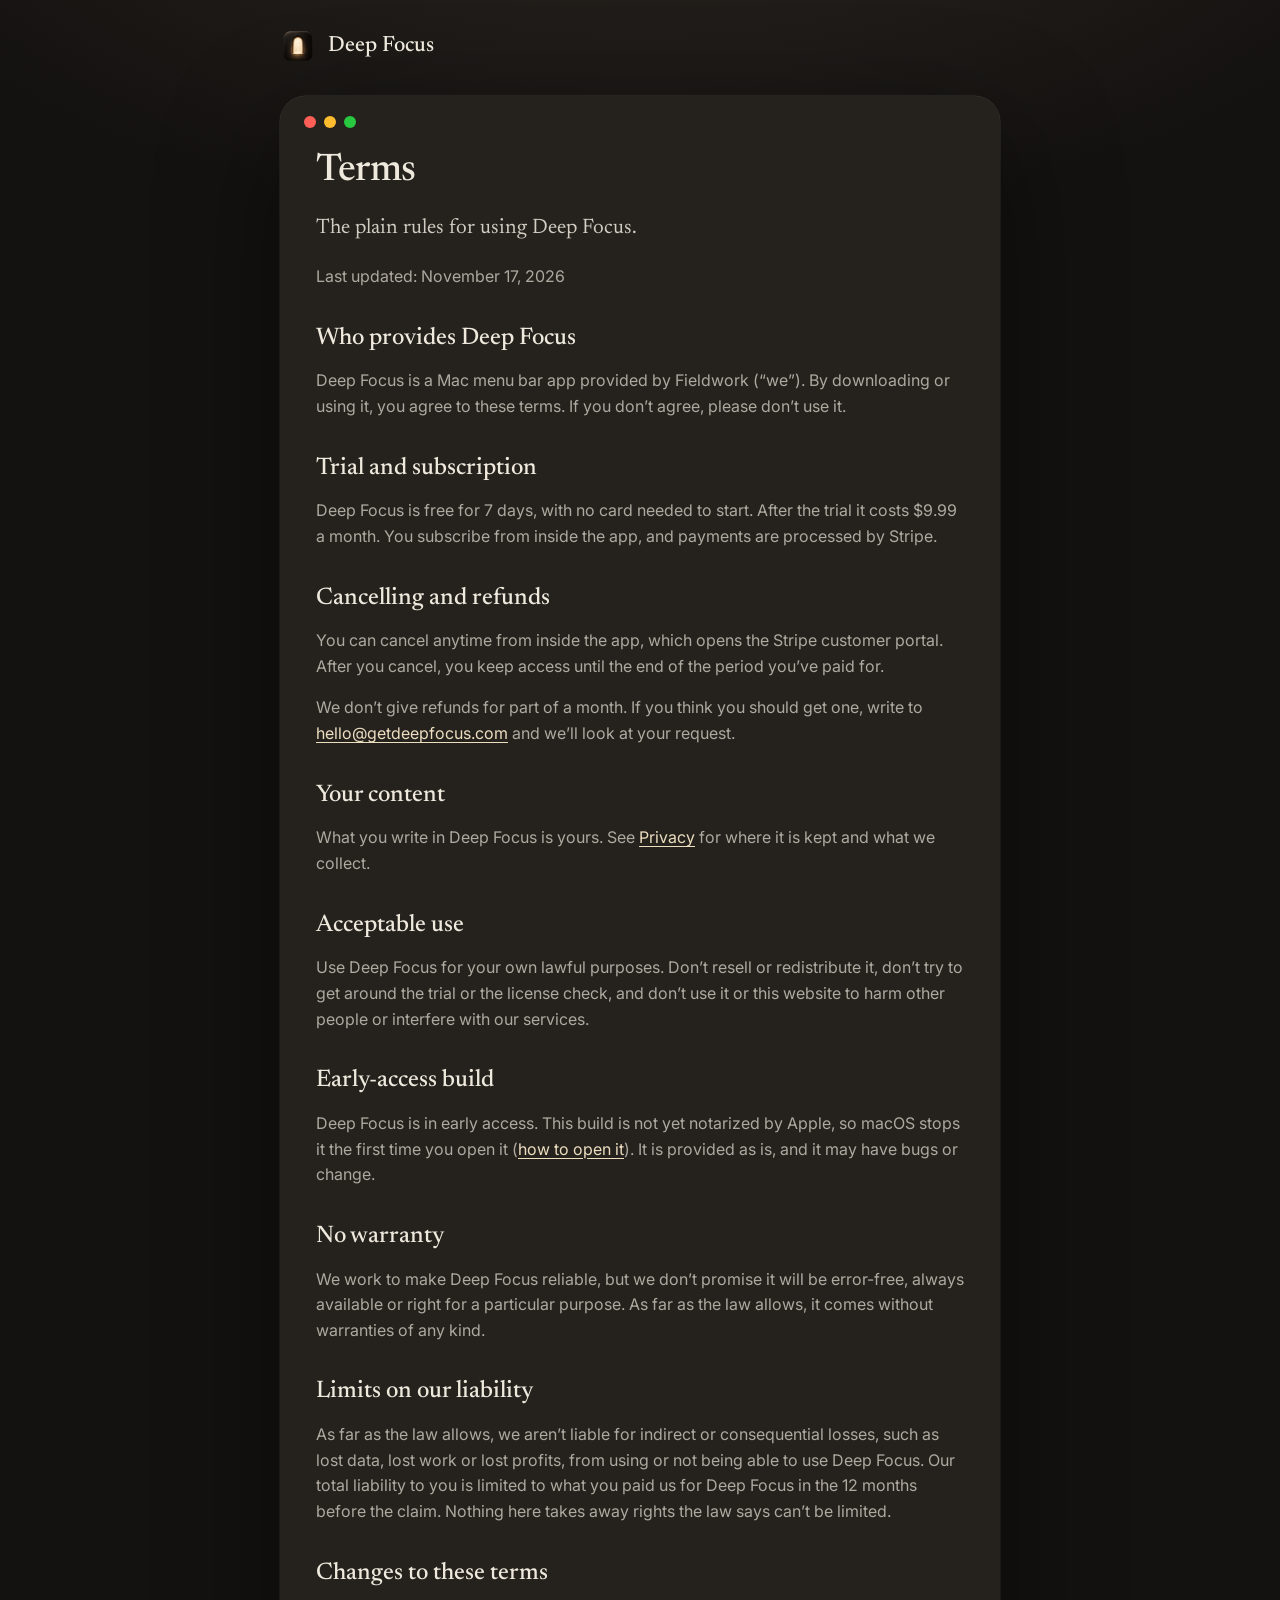
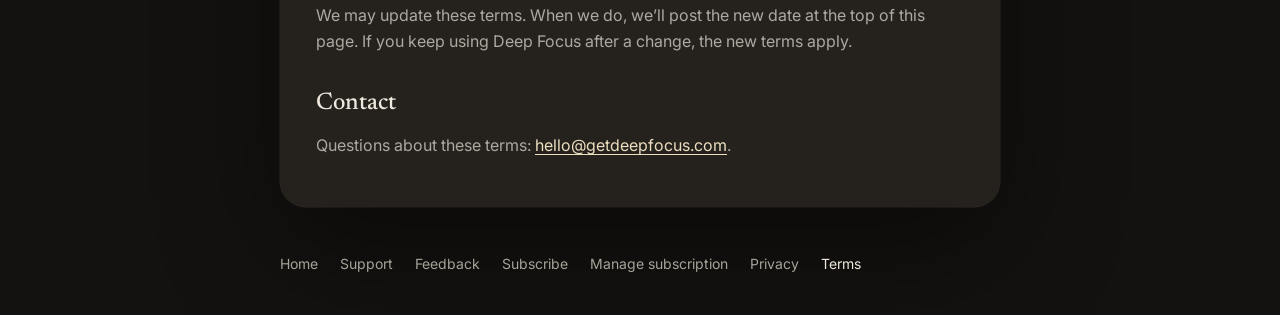
<file: public/terms.html>
<!doctype html>
<html lang="en">
<head>
  <meta charset="utf-8">
  <meta name="viewport" content="width=device-width, initial-scale=1, viewport-fit=cover">
  <meta name="referrer" content="no-referrer">
  <meta name="robots" content="index,follow">
  <title>Terms — Deep Focus</title>
  <meta name="theme-color" content="#141210">
  <link rel="icon" href="icon.png">
  <link rel="preconnect" href="https://fonts.googleapis.com">
  <link rel="preconnect" href="https://fonts.gstatic.com" crossorigin>
  <link href="https://fonts.googleapis.com/css2?family=Inter:wght@400;500;600&family=Newsreader:opsz,wght@6..72,400;6..72,500&display=swap" rel="stylesheet">
  <link rel="stylesheet" href="page.css">
  <script src="analytics.js?v=1" defer></script>
</head>
<body>
  <a class="skip" href="#main">Skip to content</a>
  <header><a class="brand" href="index.html"><img src="icon.png" width="36" height="36" alt="">Deep Focus</a></header>
  <main id="main">
    <article class="card">
      <div class="titlebar" aria-hidden="true"><i></i><i></i><i></i></div>
      <h1>Terms</h1>
      <p class="lead">The plain rules for using Deep Focus.</p>
      <p>Last updated: November 17, 2026</p>
      <h2>Who provides Deep Focus</h2>
      <p>Deep Focus is a Mac menu bar app provided by Fieldwork (&ldquo;we&rdquo;). By downloading or using it, you agree to these terms. If you don&rsquo;t agree, please don&rsquo;t use it.</p>
      <h2>Trial and subscription</h2>
      <p>Deep Focus is free for 7 days, with no card needed to start. After the trial it costs $9.99 a month. You subscribe from inside the app, and payments are processed by Stripe.</p>
      <h2>Cancelling and refunds</h2>
      <p>You can cancel anytime from inside the app, which opens the Stripe customer portal. After you cancel, you keep access until the end of the period you&rsquo;ve paid for.</p>
      <p>We don&rsquo;t give refunds for part of a month. If you think you should get one, write to <a href="mailto:hello@getdeepfocus.com">hello@getdeepfocus.com</a> and we&rsquo;ll look at your request.</p>
      <h2>Your content</h2>
      <p>What you write in Deep Focus is yours. See <a href="privacy.html">Privacy</a> for where it is kept and what we collect.</p>
      <h2>Acceptable use</h2>
      <p>Use Deep Focus for your own lawful purposes. Don&rsquo;t resell or redistribute it, don&rsquo;t try to get around the trial or the license check, and don&rsquo;t use it or this website to harm other people or interfere with our services.</p>
      <h2>Early-access build</h2>
      <p>Deep Focus is in early access. This build is not yet notarized by Apple, so macOS stops it the first time you open it (<a href="install.html">how to open it</a>). It is provided as is, and it may have bugs or change.</p>
      <h2>No warranty</h2>
      <p>We work to make Deep Focus reliable, but we don&rsquo;t promise it will be error-free, always available or right for a particular purpose. As far as the law allows, it comes without warranties of any kind.</p>
      <h2>Limits on our liability</h2>
      <p>As far as the law allows, we aren&rsquo;t liable for indirect or consequential losses, such as lost data, lost work or lost profits, from using or not being able to use Deep Focus. Our total liability to you is limited to what you paid us for Deep Focus in the 12 months before the claim. Nothing here takes away rights the law says can&rsquo;t be limited.</p>
      <h2>Changes to these terms</h2>
      <p>We may update these terms. When we do, we&rsquo;ll post the new date at the top of this page. If you keep using Deep Focus after a change, the new terms apply.</p>
      <h2>Contact</h2>
      <p>Questions about these terms: <a href="mailto:hello@getdeepfocus.com">hello@getdeepfocus.com</a>.</p>
    </article>
  </main>
  <footer>
    <a href="index.html">Home</a>
    <a href="support.html">Support</a>
    <a href="feedback.html">Feedback</a>
    <a href="subscribe.html">Subscribe</a>
    <a href="manage.html">Manage subscription</a>
    <a href="privacy.html">Privacy</a>
    <a href="terms.html" aria-current="page">Terms</a>
  </footer>
</body>
</html>
</file>
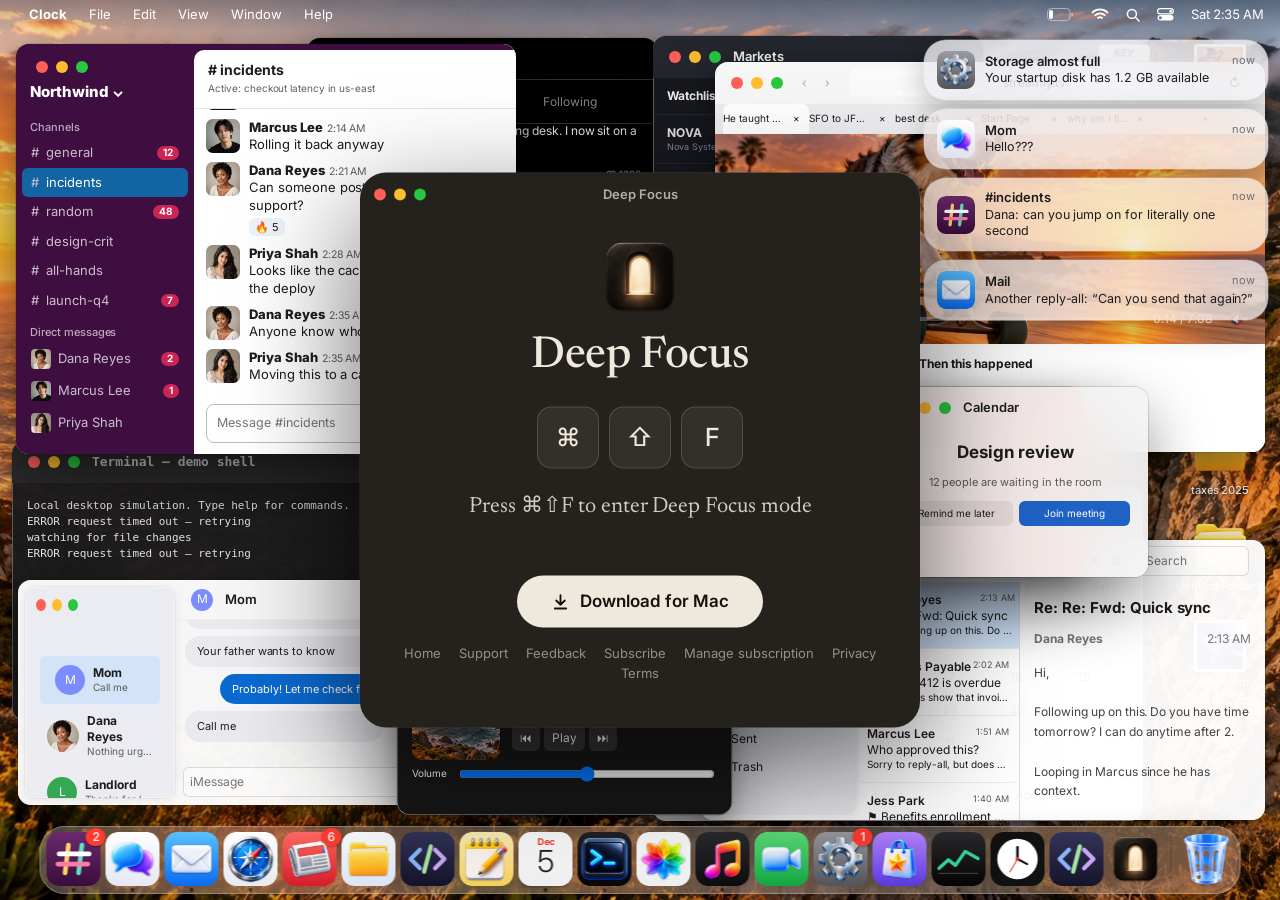
<file: public/try.html>
<!doctype html>
<html lang="en">
<head>
  <meta charset="utf-8">
  <meta name="viewport" content="width=device-width, initial-scale=1, viewport-fit=cover">
  <title>Try Deep Focus: interactive demo</title>
  <meta name="robots" content="noindex">
  <meta name="description" content="Press one shortcut and everything on your Mac goes dark except the window you're working in.">
  <meta name="theme-color" content="#141210">
  <link rel="icon" href="icon.png">
  <link rel="preload" as="image" href="assets/wallpaper-coast.jpg">
  <link rel="preconnect" href="https://fonts.googleapis.com">
  <link rel="preconnect" href="https://fonts.gstatic.com" crossorigin>
  <link href="https://fonts.googleapis.com/css2?family=Inter:wght@400;500;600&family=Newsreader:opsz,wght@6..72,400;6..72,500&display=swap" rel="stylesheet">
  <link rel="stylesheet" href="styles.css?v=4"><link rel="stylesheet" href="desktop/desktop.css?v=2">
  <script src="analytics.js?v=1" defer></script>
</head>
<body>
  <!-- Interactive, fictional desktop demo. -->
  <div id="desktop" aria-label="Interactive demo desktop">
    <div id="menubar">
      <div id="menu-left"></div>
      <div class="status">
        <svg class="s-bat" viewBox="0 0 27 13"><rect x=".5" y=".5" width="22.5" height="12" rx="3.6" fill="none" stroke="currentColor" stroke-opacity=".45"/><rect x="2" y="2" width="4" height="9" rx="2.2" fill="currentColor"/><path d="M24.5 4.5v4c.9-.3 1.5-1.1 1.5-2s-.6-1.7-1.5-2Z" fill="currentColor" fill-opacity=".5"/></svg>
        <svg class="s-wifi" viewBox="0 0 18 13" fill="none" stroke="currentColor" stroke-width="1.75" stroke-linecap="round"><path d="M1.5 4.400a10.8 10.8 0 0 1 15 0"/><path d="M4.3 7.200a6.8 6.8 0 0 1 9.4 0"/><path d="M7 10a2.9 2.9 0 0 1 4 0"/></svg>
        <svg class="s-search" viewBox="0 0 15 15" fill="none" stroke="currentColor" stroke-width="1.6" stroke-linecap="round"><circle cx="6.3" cy="6.3" r="4.8"/><path d="m10 10 4 4"/></svg>
        <svg class="s-cc" viewBox="0 0 17 13"><rect x=".6" y=".6" width="15.8" height="5.3" rx="2.65" fill="none" stroke="currentColor" stroke-width="1.1"/><circle cx="13.7" cy="3.25" r="1.5" fill="currentColor"/><rect x=".6" y="7.1" width="15.8" height="5.3" rx="2.65" fill="currentColor"/><circle cx="3.3" cy="9.75" r="1.5" fill="#000" fill-opacity=".55"/></svg>
        <span id="clock"></span>
      </div>
    </div>
    <div id="files"></div>
    <div id="windows"></div>
    <div id="toasts"></div>
    <div id="dock"></div><div id="spotlight"></div><div id="center"></div><div id="dim"></div>
  </div>

  <!-- The one calm window. -->
  <div id="backing" aria-hidden="true"></div>
  <main id="hero">
    <div class="titlebar" aria-hidden="true"><i></i><i></i><i></i><span>Deep Focus</span></div>
    <div class="hero-body">
      <img src="icon.png" width="84" height="84" alt="">
      <h1>Deep Focus</h1>
      <button id="keys" type="button" aria-label="Enter Deep Focus mode">
        <kbd>⌘</kbd><kbd>⇧</kbd><kbd>F</kbd>
      </button>
      <p id="line" aria-live="polite"></p>
      <a id="download" href="#"><svg viewBox="0 0 20 20" width="19" height="19" aria-hidden="true" fill="none" stroke="currentColor" stroke-width="2" stroke-linecap="round" stroke-linejoin="round"><path d="M10 3v10M5.5 8.5 10 13l4.5-4.5M4 17h12"/></svg>Download for Mac</a>
      <nav class="site-links" aria-label="Help and policies"><a href="./">Home</a><a href="support.html">Support</a><a href="feedback.html">Feedback</a><a href="subscribe.html">Subscribe</a><a href="manage.html">Manage subscription</a><a href="privacy.html">Privacy</a><a href="terms.html">Terms</a></nav>
    </div>
  </main>

  <!-- The walls. Solid panels that slide in, each leading with a soft edge. -->
  <div id="walls" aria-hidden="true">
    <div class="wall" data-side="left"><div class="edge"></div></div>
    <div class="wall" data-side="right"><div class="edge"></div></div>
    <div class="wall" data-side="top"><div class="edge"></div></div>
    <div class="wall" data-side="bottom"><div class="edge"></div></div>
  </div>

  <button id="pill" type="button" aria-label="Hold to exit: press and hold until the ring fills, about five seconds" tabindex="-1">
    <svg width="22" height="22" viewBox="0 0 22 22" aria-hidden="true">
      <circle class="track" cx="11" cy="11" r="9"/>
      <circle id="ring" cx="11" cy="11" r="9" transform="rotate(-90 11 11)"/>
    </svg>
    <span>Hold to exit</span>
  </button>

  <script type="module" src="main.js?v=4"></script>
</body>
</html>
</file>
<file: public/landing.css>
/* Deep Focus landing page, v3. Colors are the app's own (Theme.swift). */
:root {
  --bg: #141210;
  --ink: #efe9dd;
  --muted: rgba(239, 233, 221, .64);
  --faint: rgba(239, 233, 221, .56);
  --line: rgba(239, 233, 221, .12);
  --lamp: #edddc0;
  --serif: "EB Garamond", "Iowan Old Style", Georgia, serif;
  --sans: "IBM Plex Sans", -apple-system, "Helvetica Neue", Arial, sans-serif;
  --mono: "IBM Plex Mono", ui-monospace, Menlo, monospace;
}
*, *::before, *::after { box-sizing: border-box; }
html { -webkit-text-size-adjust: 100%; }
body {
  margin: 0; background: var(--bg); color: var(--ink);
  font: 400 17px/1.6 var(--sans);
  -webkit-font-smoothing: antialiased; text-rendering: optimizeLegibility;
}
a { color: inherit; text-decoration-color: var(--faint); text-underline-offset: 3px; }
a:hover { text-decoration-color: var(--ink); }
:focus-visible { outline: 2px solid var(--lamp); outline-offset: 3px; border-radius: 4px; }
.sr { position: absolute; width: 1px; height: 1px; overflow: hidden; clip: rect(0 0 0 0); white-space: nowrap; }
.skip { position: absolute; left: -9999px; top: 8px; background: var(--ink); color: var(--bg); padding: 8px 12px; z-index: 10; }
.skip:focus { left: 8px; }

kbd {
  display: inline-block; min-width: 1.5em; padding: 0 .3em; margin: 0 .08em;
  font: 500 .82em/1.5 var(--sans); text-align: center;
  border: 1px solid var(--line); border-bottom-width: 2px; border-radius: 5px;
  background: rgba(239, 233, 221, .06); color: var(--ink);
}

/* Header */
.top {
  display: flex; align-items: center; justify-content: space-between;
  max-width: 1160px; margin: 0 auto; padding: 22px 28px;
}
.brand { display: flex; align-items: center; gap: 10px; text-decoration: none; font-weight: 500; font-size: 16px; }
.brand img { border-radius: 6px; }
.top nav { display: flex; align-items: center; gap: 24px; font-size: 15px; }
.top nav a { text-decoration: none; color: var(--muted); }
.top nav a:hover { color: var(--ink); }
.top .nav-cta { color: var(--ink); border: 1px solid var(--line); padding: 7px 14px; border-radius: 999px; }

/* Hero copy */
.hero { max-width: 1160px; margin: 0 auto; padding: 72px 28px 48px; }
.label {
  margin: 0 0 22px; font: 400 12px/1 var(--mono);
  letter-spacing: .14em; text-transform: uppercase; color: var(--muted);
}
h1, h2, .big { font-family: var(--serif); font-weight: 400; letter-spacing: -.012em; }
h1 {
  margin: 0; max-width: 15ch;
  font-size: clamp(46px, 7.4vw, 104px); line-height: .98;
}
.lede { max-width: 36em; margin: 30px 0 0; font-size: 19px; color: var(--muted); }
.lede kbd { color: var(--ink); }

/* Signup */
.signup { display: flex; flex-wrap: wrap; gap: 10px; max-width: 480px; margin-top: 34px; }
.signup input {
  flex: 1 1 220px; min-width: 0; height: 50px; padding: 0 16px;
  font: 400 16px var(--sans); color: var(--ink);
  background: rgba(239, 233, 221, .05); border: 1px solid var(--line); border-radius: 10px;
}
.signup input::placeholder { color: var(--faint); }
.signup input:focus { outline: none; border-color: var(--lamp); }
.signup button {
  height: 50px; padding: 0 22px; border: 0; border-radius: 10px; cursor: pointer;
  font: 500 16px var(--sans); color: var(--bg); background: var(--lamp);
}
.signup button:hover { background: #f6ead2; }
.signup button:disabled { opacity: .6; cursor: default; }
.form-msg { flex-basis: 100%; margin: 0; min-height: 0; font-size: 14px; color: #f0b7a4; }
.form-msg:empty { display: none; }
.thanks { margin: 0; font-size: 16px; color: var(--muted); }
.thanks strong { color: var(--ink); font-weight: 500; }
.fine { margin: 14px 0 0; font-size: 14px; color: var(--faint); }
.get { margin-top: 34px; }
.download {
  display: inline-flex; align-items: center; height: 50px; padding: 0 26px; border-radius: 10px;
  font: 500 16px var(--sans); color: var(--bg); background: var(--lamp); text-decoration: none;
}
.download:hover { background: #f6ead2; color: var(--bg); }
.get + .fine + .signup { margin-top: 10px; }

/* The stage: a small Mac screen. Sizes inside are in container units so it scales. */
.stage-wrap { max-width: 1160px; margin: 0 auto; padding: 0 28px; }
.stage {
  position: relative; container-type: inline-size; overflow: hidden;
  aspect-ratio: 16 / 10; border-radius: 12px;
  background: #2a2420 url(assets/stage-coast.webp) center / cover;
  box-shadow: 0 0 0 1px var(--line), 0 40px 120px rgba(0, 0, 0, .55);
  font-family: var(--sans); color: #1d1d1f;
}
@media (max-width: 720px) { .stage { background-image: url(assets/stage-coast-720.webp); border-radius: 8px; } }
.stage-wrap figcaption { margin: 14px 0 0; font: 400 12px/1.5 var(--mono); color: var(--faint); letter-spacing: .02em; }

.menubar {
  position: absolute; inset: 0 0 auto; height: 2.4cqw; z-index: 3;
  display: flex; align-items: center; gap: 1.6cqw; padding: 0 1.4cqw;
  font-size: 1.05cqw; color: #fff; background: rgba(20, 18, 16, .38);
  backdrop-filter: blur(20px); -webkit-backdrop-filter: blur(20px);
}
.menubar .apple { width: .9cqw; height: 1.05cqw; border-radius: 40% 40% 50% 50%; background: #fff; }
.menubar .right { margin-left: auto; display: flex; align-items: center; gap: 1.4cqw; }
.menubar .right img { width: 1.3cqw; height: 1.3cqw; border-radius: 3px; }

.win {
  position: absolute; z-index: 1; overflow: hidden;
  background: #f6f5f3; border-radius: .9cqw;
  box-shadow: 0 0 0 .07cqw rgba(0, 0, 0, .25), 0 1.6cqw 4cqw rgba(0, 0, 0, .35);
  font-size: 1.1cqw;
}
.tb { display: flex; align-items: center; gap: .55cqw; height: 2.6cqw; padding: 0 1cqw; background: #ecebe8; border-bottom: .07cqw solid #d8d6d2; }
.tb i { width: .85cqw; height: .85cqw; border-radius: 50%; background: #ff5f57; }
.tb i:nth-child(2) { background: #febc2e; }
.tb i:nth-child(3) { background: #28c840; }
.tb span { flex: 1; text-align: center; margin-right: 3.5cqw; color: #6b6965; font-size: 1cqw; }

.mail { left: 4%; top: 12%; width: 32%; height: 52%; }
.mail ul { list-style: none; margin: 0; padding: 0; }
.mail li { display: grid; gap: .1cqw; padding: .9cqw 1.2cqw; border-bottom: .07cqw solid #e3e1dd; }
.mail li b { font-weight: 500; }
.mail li span { color: #77736d; }
.chat { right: 3%; top: 44%; width: 24%; height: 36%; background: #fbfbfa; }
.chat p { margin: 1cqw 1.2cqw; }
.chat b { font-weight: 500; margin-right: .4cqw; }

.doc { left: 30%; top: 17%; width: 42%; height: 68%; z-index: 2; background: #fffdf8; }
.doc .page { padding: 3cqw 3.6cqw; font-family: var(--serif); font-size: 1.55cqw; line-height: 1.55; color: #2a2622; }
.doc h4 { margin: 0 0 1.2cqw; font-weight: 500; font-size: 2.3cqw; }
.doc p { margin: 0 0 1cqw; }
.typing span { display: inline; }
.caret { display: inline-block; width: .12cqw; height: 1.6cqw; margin-left: .1cqw; vertical-align: -.25cqw; background: #2a2622; animation: blink 1s steps(1) infinite; }
@keyframes blink { 50% { opacity: 0; } }

.toasts { position: absolute; z-index: 4; right: 1.4cqw; top: 3.4cqw; display: grid; gap: .8cqw; width: 24cqw; }
.toast {
  display: grid; gap: .1cqw; padding: .9cqw 1.2cqw; border-radius: 1.1cqw;
  font-size: 1.05cqw; background: rgba(246, 245, 243, .9);
  box-shadow: 0 .6cqw 2cqw rgba(0, 0, 0, .25);
  backdrop-filter: blur(20px); -webkit-backdrop-filter: blur(20px);
  opacity: 0; transform: translateX(110%);
  transition: transform .45s cubic-bezier(.2, .8, .2, 1), opacity .3s;
}
.toast b { font-weight: 500; }
.toast span { color: #57534e; }
.toast.in { opacity: 1; transform: none; }

/* Walls: solid charcoal with a soft leading edge, as in WallsWindow.swift. */
.walls { position: absolute; inset: 0; z-index: 5; pointer-events: none; }
.wall { position: absolute; background: #141210; will-change: transform; }
.wall i { position: absolute; display: block; will-change: transform; }
.wall[data-side=top]    i { left: 0; right: 0; top: 100%; height: var(--f); transform-origin: 50% 0;    background: linear-gradient(to bottom, var(--feather)); }
.wall[data-side=bottom] i { left: 0; right: 0; bottom: 100%; height: var(--f); transform-origin: 50% 100%; background: linear-gradient(to top, var(--feather)); }
.wall[data-side=left]   i { top: 0; bottom: 0; left: 100%; width: var(--f); transform-origin: 0 50%;    background: linear-gradient(to right, var(--feather)); }
.wall[data-side=right]  i { top: 0; bottom: 0; right: 100%; width: var(--f); transform-origin: 100% 50%; background: linear-gradient(to left, var(--feather)); }
.stage {
  --f: 13cqw;
  --feather: rgba(20,18,16,1) 0%, rgba(20,18,16,.74) 20%, rgba(20,18,16,.42) 42%, rgba(20,18,16,.18) 64%, rgba(20,18,16,.05) 84%, rgba(20,18,16,0) 100%;
}

.bubble {
  position: absolute; z-index: 6; left: 50%; bottom: 2.4cqw;
  padding: .8cqw 1.15cqw; border-radius: 999px; white-space: nowrap;
  font: 400 1.05cqw var(--sans); color: var(--ink);
  background: #141210; box-shadow: 0 0 0 .07cqw rgba(239, 233, 221, .14), 0 .8cqw 2.4cqw rgba(0, 0, 0, .4);
  opacity: 0; transform: translate(-50%, .6cqw);
  transition: opacity .4s, transform .4s;
}
.bubble.in { opacity: 1; transform: translate(-50%, 0); }

/* Sections */
.fact, .details, .price, .faq { max-width: 1160px; margin: 0 auto; padding: 120px 28px 0; }
.big { margin: 0; font-size: clamp(64px, 11vw, 150px); line-height: .9; color: var(--lamp); }
.fact blockquote { max-width: 34em; margin: 28px 0 0; }
.fact blockquote p { margin: 0; font-family: var(--serif); font-style: italic; font-size: clamp(21px, 2.2vw, 27px); line-height: 1.4; }
.fact blockquote footer { margin-top: 14px; font: 400 12px/1.5 var(--mono); letter-spacing: .12em; text-transform: uppercase; color: var(--muted); }
.fact .after { max-width: 30em; margin: 40px 0 0; font-size: 19px; }

h2 { margin: 0 0 32px; font-size: clamp(34px, 4.4vw, 56px); line-height: 1.05; }
.details dl { margin: 0; border-top: 1px solid var(--line); }
.details dl > div { display: grid; grid-template-columns: minmax(160px, 1fr) 2.2fr; gap: 12px 40px; padding: 26px 0; border-bottom: 1px solid var(--line); }
.details dt { font-weight: 500; }
.details dd { margin: 0; max-width: 36em; color: var(--muted); }

.price > p { max-width: 32em; margin: 0; font-size: 19px; color: var(--muted); }
.price .signup { margin-top: 28px; }

.faq details { border-top: 1px solid var(--line); max-width: 760px; }
.faq details:last-of-type { border-bottom: 1px solid var(--line); }
.faq summary { cursor: pointer; padding: 20px 0; list-style: none; display: flex; justify-content: space-between; gap: 20px; font-weight: 500; }
.faq summary::-webkit-details-marker { display: none; }
.faq summary::after { content: "+"; color: var(--faint); font-weight: 400; }
.faq details[open] summary::after { content: "–"; }
.faq details p { margin: 0 0 22px; max-width: 36em; color: var(--muted); }

.foot {
  max-width: 1160px; margin: 140px auto 0; padding: 28px 28px 48px; border-top: 1px solid var(--line);
  display: flex; flex-wrap: wrap; gap: 14px 28px; justify-content: space-between;
  font-size: 14px; color: var(--faint);
}
.foot p { margin: 0; }
.foot nav { display: flex; flex-wrap: wrap; gap: 8px 22px; }
.foot a { text-decoration: none; }
.foot a:hover { color: var(--ink); }

@media (max-width: 720px) {
  body { font-size: 16px; }
  .top { padding: 16px 20px; }
  .top nav { gap: 16px; }
  .hero { padding: 40px 20px 36px; }
  .lede, .fact .after, .price > p { font-size: 17px; }
  .stage-wrap { padding: 0 12px; }
  .stage-wrap figcaption { padding: 0 8px; }
  .fact, .details, .price, .faq { padding: 88px 20px 0; }
  .details dl > div { grid-template-columns: 1fr; gap: 6px; padding: 20px 0; }
  .foot { margin-top: 100px; padding: 24px 20px 40px; }
  .signup button { flex: 1 1 100%; }
}
@media (prefers-reduced-motion: reduce) {
  .toast, .bubble { transition: none; }
  .caret { animation: none; }
}
</file>
<file: public/page.css>
/* Shared styles for the plain pages (support, billing, legal drafts).
   Same palette and type as the animated home page. */
:root {
  --charcoal: #141210;
  --panel: #25221e;
  --ivory: #efe9dd;
  --lamp: #eddec0;
  --muted: rgba(239, 233, 221, .68);
  --line: rgba(239, 233, 221, .14);
  --voice: "Newsreader", Georgia, serif;
  --ui: "Inter", -apple-system, system-ui, sans-serif;
}
* { box-sizing: border-box; }
html { background: var(--charcoal); }
body {
  margin: 0;
  min-height: 100vh;
  background: radial-gradient(1200px 600px at 50% -10%, #2b2722, var(--charcoal) 70%);
  color: var(--ivory);
  font: 16px/1.6 var(--ui);
  -webkit-font-smoothing: antialiased;
}
a { color: var(--lamp); text-underline-offset: 3px; }
a:hover { color: #fff; }
a:focus-visible, summary:focus-visible, .button:focus-visible { outline: 2px solid var(--lamp); outline-offset: 3px; border-radius: 6px; }
.skip { position: absolute; left: -999px; top: 8px; }
.skip:focus { left: 16px; background: var(--ivory); color: var(--charcoal); padding: 6px 12px; border-radius: 8px; }

header, main, footer { width: min(720px, calc(100vw - 40px)); margin: 0 auto; }
header { display: flex; align-items: center; gap: 12px; padding: 28px 0 8px; }
.brand { display: inline-flex; align-items: center; gap: 12px; color: var(--ivory); text-decoration: none; font: 500 22px var(--voice); }
.brand img { width: 36px; height: 36px; }

main { padding: 24px 0 40px; }
.card { background: var(--panel); border-radius: 26px; padding: 36px 36px 32px; box-shadow: 0 40px 120px rgba(0, 0, 0, .45), 0 0 0 .5px rgba(255, 255, 255, .14); }
.card .titlebar { display: flex; gap: 8px; margin: -16px 0 22px -12px; }
.card .titlebar i { width: 12px; height: 12px; border-radius: 50%; background: #ff5f57; }
.card .titlebar i:nth-child(2) { background: #febc2e; }
.card .titlebar i:nth-child(3) { background: #28c840; }
h1 { margin: 0 0 16px; font: 500 38px/1.12 var(--voice); letter-spacing: -.01em; }
h2 { margin: 34px 0 8px; font: 500 24px/1.2 var(--voice); }
p, li { color: var(--muted); }
p strong, li strong { color: var(--ivory); font-weight: 600; }
.lead { font: 400 21px/1.4 var(--voice); color: rgba(239, 233, 221, .86); }

.actions { display: flex; flex-wrap: wrap; align-items: center; gap: 18px; margin: 26px 0 10px; }
.button { display: inline-flex; align-items: center; padding: 14px 28px; border-radius: 999px; background: var(--ivory); color: var(--charcoal); font-weight: 600; text-decoration: none; }
.button:hover { background: #fff; color: var(--charcoal); }
.button[aria-disabled="true"] { opacity: .55; cursor: not-allowed; }
.availability { font-size: 14px; color: var(--lamp); }

.faq { margin-top: 28px; }
details { border-top: 1px solid var(--line); padding: 14px 2px; }
details:last-child { border-bottom: 1px solid var(--line); }
summary { cursor: pointer; font-weight: 500; color: var(--ivory); }
details p { margin: 10px 0 2px; }

.draft { border: 1px dashed var(--lamp); border-radius: 16px; padding: 14px 18px; margin: 0 0 26px; background: rgba(237, 222, 192, .08); color: var(--lamp); font-size: 15px; }
.draft strong { color: #fff; }
.todo { background: rgba(237, 222, 192, .16); color: var(--lamp); padding: 0 5px; border-radius: 5px; font-size: .95em; }

footer { display: flex; flex-wrap: wrap; gap: 8px 22px; padding: 6px 0 40px; font-size: 14px; }
footer a { color: var(--muted); text-decoration: none; }
footer a:hover, footer a[aria-current="page"] { color: var(--ivory); }

.form label { display: block; margin: 18px 0 6px; color: var(--ivory); font-weight: 500; }
.form textarea, .form input[type="email"] { width: 100%; padding: 12px 14px; border-radius: 12px; border: 1px solid var(--line); background: rgba(0, 0, 0, .25); color: var(--ivory); font: 16px/1.5 var(--ui); }
.form textarea { resize: vertical; min-height: 140px; }
.form textarea:focus-visible, .form input:focus-visible, button.button:focus-visible { outline: 2px solid var(--lamp); outline-offset: 2px; }
[hidden] { display: none !important; }
.include { display: flex; align-items: center; gap: 10px; margin-top: 16px; }
.include label { display: inline; margin: 0; font-weight: 400; color: var(--muted); }
.hint { font-size: 14px; color: var(--muted); font-weight: 400; }
.trap { position: absolute; left: -9999px; width: 1px; height: 1px; overflow: hidden; }
button.button { border: 0; font: 600 16px var(--ui); cursor: pointer; }
button.button:disabled { opacity: .55; cursor: progress; }
.notice { border-radius: 14px; padding: 12px 16px; background: rgba(237, 222, 192, .1); color: var(--lamp); }
.notice.ok { background: rgba(40, 200, 72, .12); color: #c9f5d2; }
.notice.warn { background: rgba(254, 188, 46, .12); color: #ffe2a6; }

@media (max-width: 600px) {
  .card { padding: 28px 22px 24px; border-radius: 22px; }
  h1 { font-size: 30px; }
  .lead { font-size: 19px; }
}
</file>
<file: public/styles.css>
:root {
  --charcoal: #141210;
  --ivory: #efe9dd;
  --lamp: #eddec0;
  --voice: "Newsreader", Georgia, serif;
  --ui: "Inter", -apple-system, system-ui, sans-serif;
}

* { box-sizing: border-box; }

html, body {
  height: 100%;
  margin: 0;
  overflow: hidden;
  background: var(--charcoal);
  font-family: var(--ui);
  -webkit-font-smoothing: antialiased;
}

/* ---------- The desktop: built to read as macOS at a glance ---------- */

#desktop {
  --sf: -apple-system, BlinkMacSystemFont, "SF Pro Text", "Inter", system-ui, sans-serif;
  --glass: rgba(246, 246, 248, .62);
  position: fixed;
  inset: 0;
  overflow: hidden;
  background: #5b3bd6 url("assets/wallpaper-coast.jpg") center / cover no-repeat;
  user-select: none;
  color: #1d1d1f;
  font: 12px/1.35 var(--sf);
  letter-spacing: -.003em;
}
.quiet #desktop, .quiet #desktop * { animation-play-state: paused !important; }

/* Menu bar: no bar of its own in current macOS, just type and icons over the wallpaper */
#menubar {
  position: absolute;
  inset: 0 0 auto 0;
  height: 30px;
  display: flex;
  align-items: center;
  gap: 21px;
  padding: 0 16px 0 20px;
  background: linear-gradient(rgba(0, 0, 0, .22), rgba(0, 0, 0, 0));
  color: #fff;
  font-size: 13px;
  font-weight: 400;
  white-space: nowrap;
  z-index: 40;
}
#menubar b { font-weight: 700; }
#menubar .status { margin-left: auto; display: flex; gap: 17px; align-items: center; }
#menubar .status span { font-variant-numeric: tabular-nums; }
#menubar svg { display: block; height: 13px; width: auto; color: #fff; }
#menubar .s-search { height: 14px; }
.s-bat { width: 27px !important; }

/* Desktop files */
#files { position: absolute; top: 44px; right: 14px; display: grid; grid-auto-flow: column; grid-template-rows: repeat(auto-fill, 92px); height: calc(100% - 150px); gap: 2px 8px; direction: rtl; }
.file { width: 82px; text-align: center; color: #fff; font-size: 11px; font-weight: 500; text-shadow: 0 1px 2px rgba(0, 0, 0, .55); direction: ltr; }
.file i { display: block; width: 52px; height: 52px; margin: 0 auto 3px; }
.folder-art { border-radius: 5px 5px 7px 7px; background: linear-gradient(#7fd1ff, #2d9df0); box-shadow: inset 0 1px 0 rgba(255, 255, 255, .5), 0 1px 3px rgba(0, 0, 0, .3); margin-top: 10px !important; height: 40px !important; position: relative; }
.folder-art::before { content: ""; position: absolute; left: 0; top: -6px; width: 22px; height: 8px; border-radius: 4px 4px 0 0; background: #5bb9f6; }
.shot-art { background: linear-gradient(135deg, #e7ecf5, #aebbd2); border: 2px solid #fff; border-radius: 3px; height: 38px !important; margin-top: 12px !important; box-shadow: 0 1px 4px rgba(0, 0, 0, .35); }

/* Windows */
.win {
  position: absolute;
  display: flex;
  flex-direction: column;
  background: rgba(255, 255, 255, .96);
  border-radius: 24px;
  overflow: hidden;
  box-shadow: 0 0 0 .5px rgba(0, 0, 0, .22), inset 0 0 0 .5px rgba(255, 255, 255, .6), 0 28px 70px rgba(0, 0, 0, .42), 0 8px 20px rgba(0, 0, 0, .2);
}
.lights { display: flex; gap: 8px; flex: none; }
.lights i { width: 12px; height: 12px; border-radius: 50%; background: #ff5f57; box-shadow: inset 0 0 0 .5px rgba(0, 0, 0, .14); }
.lights i:nth-child(2) { background: #febc2e; }
.lights i:nth-child(3) { background: #28c840; }
.bar { flex: none; height: 50px; display: flex; align-items: center; gap: 12px; padding: 0 16px; white-space: nowrap; overflow: hidden; }
.bar b { font-size: 13px; font-weight: 600; }
.bar small { color: #86868b; font-size: 11px; }
.split { flex: 1; min-height: 0; display: flex; }
/* The floating glass sidebar of current macOS */
.side { flex: none; margin: 7px 0 7px 7px; padding: 44px 8px 8px; background: rgba(232, 234, 240, .78); border-radius: 18px; box-shadow: 0 0 0 .5px rgba(0, 0, 0, .08), inset 0 0 0 .5px rgba(255, 255, 255, .7), 0 2px 10px rgba(0, 0, 0, .08); overflow: hidden; position: relative; }
.side .lights { position: absolute; left: 11px; top: 12px; }
.side h6 { margin: 8px 8px 3px; font-size: 10px; font-weight: 600; color: #86868b; }
.side div { padding: 5px 8px; border-radius: 9px; font-size: 12px; white-space: nowrap; overflow: hidden; text-overflow: ellipsis; display: flex; justify-content: space-between; gap: 6px; }
.side .on { background: rgba(0, 0, 0, .08); font-weight: 500; }
.person { align-items: center; justify-content: flex-start !important; gap: 8px !important; padding: 6px 7px !important; }
.person img, .post img { flex: none; width: 30px; height: 30px; border-radius: 50%; object-fit: cover; background: #d1d1d6; }
.person span { min-width: 0; overflow: hidden; text-overflow: ellipsis; }
.person span b { display: block; font-size: 12px; font-weight: 600; }
.person span small { font-size: 10.5px; color: #6e6e73; }
.side em { font-style: normal; color: #86868b; }
.main { flex: 1; min-width: 0; display: flex; flex-direction: column; position: relative; }
.pane { flex: 1; min-height: 0; overflow: hidden; position: relative; padding: 10px 12px; }

/* Team chat */
.team { background: #fff; }
.team .split { background: #3f0e40; }
.team-side { flex: none; width: 178px; padding: 12px 6px 8px; color: #e8dde8; position: relative; overflow: hidden; background: #3f0e40; }
.team-side h5 { margin: 12px 8px 8px; color: #fff; font-size: 15px; font-weight: 800; }
.team-side h6 { margin: 10px 8px 3px; font-size: 11px; font-weight: 500; color: #bda7be; }
.team-side div:not(.lights) { display: flex; align-items: center; gap: 6px; padding: 3px 8px; border-radius: 6px; font-size: 13px; color: #cdbccd; white-space: nowrap; overflow: hidden; }
.team-side .lights { padding-left: 6px; }
.team-side .unread { color: #fff; font-weight: 700; }
.team-side .on { background: #1264a3; color: #fff; font-weight: 700; }
.team-side div i { flex: none; width: 8px; height: 8px; border-radius: 50%; background: #2bac76; }
.team-side s { margin-left: auto; padding: 0 6px; border-radius: 9px; background: #cd2553; color: #fff; font-size: 10px; font-weight: 700; text-decoration: none; }
.team .main { background: #fff; border-radius: 10px 0 0 0; margin-top: 6px; }
.team-head { flex: none; padding: 11px 14px; border-bottom: 1px solid #e6e6e6; font-size: 14px; font-weight: 800; white-space: nowrap; overflow: hidden; }
.team-head small { margin-left: 8px; font-size: 11px; font-weight: 400; color: #616061; }
.team-input { flex: none; margin: 0 12px 11px; padding: 9px 11px; border: 1px solid #bbb; border-radius: 8px; color: #868686; font-size: 12.5px; }
.chat { display: flex; flex-direction: column; justify-content: flex-end; padding: 8px 14px !important; }
.msg { display: flex; gap: 9px; margin-bottom: 9px; font-size: 13px; line-height: 1.32; animation: pop .2s ease-out; }
.msg img { flex: none; width: 34px; height: 34px; border-radius: 7px; object-fit: cover; background: #d1d1d6; }
.msg b { font-weight: 800; }
.msg small { font-size: 10.5px; color: #616061; }
.msg em { display: inline-block; margin-left: 8px; padding: 0 6px; border: 1px solid #1d9bd1; border-radius: 10px; background: #e8f5fa; color: #1264a3; font-size: 11px; font-style: normal; }
@keyframes pop { from { transform: translateY(5px); opacity: 0; } }

/* Dark social feed */
.social { background: #000; color: #e7e9ea; }
.social .bar { background: #000; border-bottom: .5px solid #2f3336; }
.social .bar b { color: #fff; }
.social .post { border-color: #2f3336; }
.social .post b { display: inline; color: #fff; }
.social .post small { color: #71767b; }
.social .post u { color: #71767b; text-decoration: none; font-size: 11px; }
.social .post img { width: 36px; height: 36px; }

/* Code editor */
.editor { background: #1e1e2e; color: #cdd6f4; font: 12px/1.6 ui-monospace, "SF Mono", Menlo, monospace; }
.editor .bar { background: #181825; }
.editor .bar small { color: #a6adc8; font-family: var(--sf); }
.editor tt { display: inline-block; width: 26px; color: #585b70; font: inherit; }
.editor em { font-style: normal; color: #cba6f7; }
.editor u { text-decoration: none; color: #89b4fa; }
.editor i { font-style: normal; color: #f38ba8; }
.editor q { quotes: none; color: #a6e3a1; }
.editor b { font-weight: 400; color: #fab387; }
.editor span { color: #6c7086; }

/* Music player */
.music { background: #181818; color: #fff; }
.tune { display: flex; gap: 12px; align-items: center; height: 100%; padding: 12px; }
.art { flex: none; width: 86px; height: 86px; border-radius: 8px; background: linear-gradient(135deg, #1ed760, #0b6b3a 55%, #111); box-shadow: 0 6px 18px rgba(0, 0, 0, .5); }
.tune-info { flex: 1; min-width: 0; }
.tune-info b { display: block; font-size: 13px; font-weight: 700; white-space: nowrap; overflow: hidden; text-overflow: ellipsis; }
.tune-info small { color: #b3b3b3; font-size: 11.5px; }
.tune-bar { margin-top: 12px; height: 4px; border-radius: 2px; background: #4d4d4d; overflow: hidden; }
.tune-bar i { display: block; height: 100%; background: #1ed760; transform-origin: left; animation: progress 40s linear infinite; }

/* Countdown window */
.alarm { background: #d92d27; color: #fff; }
.alarm .bar b { color: #fff; }

/* Mail */
.mail-list { flex: none; width: 46%; overflow: hidden; }
.mail-list div { padding: 7px 12px 8px 18px; border-bottom: .5px solid rgba(0, 0, 0, .08); position: relative; white-space: nowrap; overflow: hidden; text-overflow: ellipsis; color: #6e6e73; }
.mail-list b { display: block; color: #1d1d1f; font-weight: 600; }
.mail-list div::before { content: ""; position: absolute; left: 6px; top: 12px; width: 7px; height: 7px; border-radius: 50%; background: #0a84ff; }
.mail-list .on { margin: 0 6px; padding-left: 12px; border-radius: 10px; border: 0; background: #0a84ff; color: rgba(255, 255, 255, .85); }
.mail-list .on b { color: #fff; }
.mail-list .on::before { background: #fff; }
.mail-body { flex: 1; padding: 14px; min-width: 0; color: #424245; font-size: 12px; }
.mail-body h4 { margin: 0 0 8px; font-size: 15px; font-weight: 700; color: #1d1d1f; }

/* Browser */
.browser-bar { gap: 10px; }
.url { flex: 1; min-width: 40px; height: 28px; display: flex; align-items: center; justify-content: center; border-radius: 14px; background: rgba(0, 0, 0, .06); color: #424245; font-size: 12px; overflow: hidden; }
.tabs { flex: none; display: flex; gap: 4px; height: 34px; padding: 0 10px 6px; overflow: hidden; }
.tabs span { flex: 1 0 86px; padding: 6px 12px 0; border-radius: 14px; font-size: 11px; color: #424245; white-space: nowrap; overflow: hidden; text-overflow: ellipsis; }
.tabs .on { background: rgba(0, 0, 0, .07); font-weight: 500; }
.player { position: relative; flex: 1; min-height: 0; background: #0f0f0f; overflow: hidden; color: #fff; }
.player .picture { position: absolute; inset: 0; background: url("assets/video-still.jpg") center / cover no-repeat, linear-gradient(135deg, #ff7a18, #af002d 55%, #319197); animation: kenburns 16s ease-in-out infinite alternate; }
@keyframes kenburns { to { transform: scale(1.14) translateX(-2%); } }
.player .controls { position: absolute; left: 12px; right: 12px; bottom: 10px; height: 4px; border-radius: 2px; background: rgba(255, 255, 255, .4); overflow: hidden; }
.player .controls i { display: block; height: 100%; background: #ff3b30; transform-origin: left; animation: progress 26s linear infinite; }
.player .caption { position: absolute; left: 12px; right: 12px; bottom: 22px; font-size: 14px; font-weight: 700; text-shadow: 0 1px 4px rgba(0, 0, 0, .6); }
@keyframes progress { from { transform: scaleX(0); } }

.darkweb { background: #202124; color: #e8eaed; }
.darkweb .url { background: rgba(255, 255, 255, .1); color: #e8eaed; }
.darkweb .tabs span { color: #bdc1c6; }
.darkweb .tabs .on { background: rgba(255, 255, 255, .14); color: #fff; }

/* Feed */
.scroller { animation: feed 30s linear infinite; }
@keyframes feed { to { transform: translateY(-50%); } }
.post { display: flex; gap: 9px; padding: 9px 12px; border-bottom: .5px solid rgba(0, 0, 0, .1); }
.post i { flex: none; width: 34px; height: 34px; border-radius: 50%; }
.post b { display: block; font-weight: 600; }

/* Calendar */
.cal { display: grid; grid-template-columns: repeat(7, 1fr); gap: .5px; flex: 1; min-height: 0; background: rgba(0, 0, 0, .08); }
.cal div { background: #fff; padding: 3px 4px; overflow: hidden; font-size: 10px; color: #86868b; min-height: 0; }
.cal span { display: block; margin-top: 2px; padding: 1px 4px; border-radius: 3px; font-size: 9px; font-weight: 600; white-space: nowrap; overflow: hidden; background: rgba(10, 132, 255, .18); color: #0058b8; }
.cal span.r { background: rgba(255, 59, 48, .18); color: #c1271c; }
.cal span.g { background: rgba(52, 199, 89, .22); color: #1c7c3a; }
.cal .today { color: #ff3b30; font-weight: 700; }

/* Terminal */
.term { background: rgba(28, 28, 30, .96); color: #e8e8ea; font: 11px/1.45 ui-monospace, "SF Mono", Menlo, monospace; }
.term .pane { padding: 6px 10px; }
.term .bar { background: #2c2c2e; color: #c7c7cc; border-color: #000; }
.term em { font-style: normal; color: #ff6961; }
.term u { text-decoration: none; color: #6ee7a0; }

/* Countdown / stocks */
.big-count { display: grid; place-items: center; flex: 1; font-size: 40px; font-weight: 300; font-variant-numeric: tabular-nums; }
.quote { display: flex; justify-content: space-between; margin: 0 14px; padding: 7px 0; border-top: .5px solid rgba(0, 0, 0, .1); font-weight: 500; }
.quote s { text-decoration: none; padding: 1px 7px; border-radius: 5px; background: #34c759; color: #fff; font-variant-numeric: tabular-nums; }
.quote s.down { background: #ff3b30; }

/* System alert */
.alert { width: 260px; padding: 20px 18px 16px; text-align: center; background: rgba(250, 250, 252, .78); -webkit-backdrop-filter: blur(40px) saturate(1.6); backdrop-filter: blur(40px) saturate(1.6); border-radius: 22px; animation: spawn .26s cubic-bezier(.2, 1.3, .4, 1); }
.alert .app { width: 54px; height: 54px; margin: 0 auto 10px; }
.alert b { display: block; margin-bottom: 4px; font-size: 13px; font-weight: 700; }
.alert p { margin: 0 0 13px; font-size: 11.5px; color: #424245; }
.alert button { display: block; width: 100%; height: 30px; margin-top: 7px; border: 0; border-radius: 15px; background: rgba(0, 0, 0, .08); font: 500 12.5px var(--sf); color: #1d1d1f; }
.alert button:first-of-type { background: #0a84ff; color: #fff; }
@keyframes spawn { from { transform: scale(.82); opacity: 0; } }

/* App icons: original, drawn in the squircle-with-a-glyph style */
.app { position: relative; display: grid; place-items: center; border-radius: 23%; overflow: hidden; box-shadow: inset 0 0 0 .5px rgba(255, 255, 255, .28), 0 1px 3px rgba(0, 0, 0, .3); color: #fff; }
.app svg { width: 60%; height: 60%; fill: currentColor; stroke: none; }
.a-chat { background: linear-gradient(#67e86f, #1cc53b); }
.a-mail { background: linear-gradient(#49b8ff, #0a6dff); }
.a-web { background: linear-gradient(#fff, #e7e9ee); color: #0a84ff; }
.a-music { background: linear-gradient(#ff6d84, #ff2d55); }
.a-photos { background: #fff; }
.a-photos::after { content: ""; position: absolute; inset: 14%; border-radius: 50%; background: conic-gradient(#ff5f57, #ffbd2e, #28c840, #27c4f5, #5e5ce6, #ff4fa3, #ff5f57); }
.a-notes { background: linear-gradient(#ffe066 0 26%, #fffdf2 26%); color: #d9b440; }
.a-settings { background: linear-gradient(#a8a8ad, #6d6d73); }
.a-store { background: linear-gradient(#3fa9ff, #1467e8); }
.a-term { background: linear-gradient(#3a3a3c, #111); color: #e9e9ea; }
.a-video { background: linear-gradient(#3b3b40, #101013); }
.a-files { background: linear-gradient(90deg, #7fcbff 50%, #e9f6ff 50%); color: #1a5ea8; }
.a-bin { background: rgba(255, 255, 255, .34); color: #5a5a60; }
.a-news { background: linear-gradient(#ff5a5f, #e8142b); }
/* Current macOS style: a white tile, the month in small red capitals, the date large and light */
.a-cal { background: linear-gradient(#fff, #f1f1f3); display: block; text-align: center; container-type: inline-size; }
.a-cal small { display: block; margin-top: 9cqw; color: #f5372f; font-size: 17cqw; font-weight: 700; line-height: 1; letter-spacing: 0; }
.a-cal strong { display: block; margin-top: 1cqw; color: #1d1d1f; font-size: 56cqw; font-weight: 300; line-height: .98; letter-spacing: -.03em; }

/* Notifications */
#toasts { position: absolute; top: 40px; right: 12px; width: min(344px, calc(100vw - 24px)); z-index: 30; }
.toast {
  display: flex;
  gap: 10px;
  align-items: center;
  margin-bottom: 9px;
  padding: 11px 13px;
  background: rgba(245, 245, 248, .74);
  -webkit-backdrop-filter: blur(34px) saturate(1.7);
  backdrop-filter: blur(34px) saturate(1.7);
  border-radius: 22px;
  box-shadow: 0 0 0 .5px rgba(255, 255, 255, .45), 0 10px 30px rgba(0, 0, 0, .25);
  animation: toast .46s cubic-bezier(.2, 1.1, .3, 1);
}
.toast .app { flex: none; width: 38px; height: 38px; }
.toast div { flex: 1; min-width: 0; }
.toast b { display: flex; justify-content: space-between; font-size: 13px; font-weight: 600; }
.toast b time { font-weight: 400; font-size: 11px; color: #6e6e73; }
.toast span { font-size: 12.5px; }
@keyframes toast { from { transform: translateX(115%); } }

/* Dock */
#dock {
  position: absolute;
  bottom: 6px;
  left: 50%;
  transform: translateX(-50%);
  display: flex;
  align-items: flex-end;
  gap: 5px;
  padding: 6px 7px 8px;
  max-width: calc(100vw - 12px);
  background: rgba(255, 255, 255, .24);
  -webkit-backdrop-filter: blur(30px) saturate(1.6);
  backdrop-filter: blur(30px) saturate(1.6);
  border-radius: 26px;
  box-shadow: inset 0 0 0 .5px rgba(255, 255, 255, .55), 0 10px 30px rgba(0, 0, 0, .22);
  z-index: 35;
}
#dock .cell { position: relative; flex: none; width: 54px; }
#dock .app { width: 54px; height: 54px; font-size: 54px; }
#dock .cell.bounce { animation: bounce 1.15s cubic-bezier(.3, 0, .4, 1) infinite; }
#dock .cell::after { content: ""; position: absolute; left: 50%; bottom: -6px; width: 4px; height: 4px; margin-left: -2px; border-radius: 50%; background: rgba(0, 0, 0, .55); opacity: 0; }
#dock .cell.running::after { opacity: 1; }
#dock .sep { flex: none; align-self: stretch; width: 1px; margin: 4px 3px; background: rgba(0, 0, 0, .2); }
@keyframes bounce {
  0%, 55%, 100% { transform: translateY(0); }
  27% { transform: translateY(-26px); }
}
#dock s { position: absolute; top: -4px; right: -5px; min-width: 20px; padding: 1px 6px; background: #ff3b30; color: #fff; border-radius: 10px; box-shadow: 0 1px 2px rgba(0, 0, 0, .3); font-size: 12px; font-weight: 500; text-align: center; text-decoration: none; }

/* ---------- The calm window ---------- */

#backing { position: fixed; background: var(--charcoal); opacity: 0; z-index: 50; pointer-events: none; }

#hero {
  position: fixed;
  left: 50%;
  top: 50%;
  width: min(560px, calc(100vw - 32px));
  max-height: calc(100dvh - 32px);
  transform: translate(-50%, -50%);
  display: flex;
  flex-direction: column;
  background: #25221e;
  color: var(--ivory);
  border-radius: 26px;
  overflow: hidden;
  box-shadow: 0 40px 120px rgba(0, 0, 0, .6), 0 0 0 .5px rgba(255, 255, 255, .16);
  z-index: 51;
}
.focused #hero { box-shadow: 0 0 0 .5px rgba(255, 255, 255, .12); }

.titlebar { flex: none; position: relative; height: 44px; display: flex; align-items: center; gap: 8px; padding: 0 14px; font: 600 13px -apple-system, BlinkMacSystemFont, "Inter", sans-serif; color: rgba(239, 233, 221, .7); }
.titlebar i { width: 12px; height: 12px; border-radius: 50%; background: #ff5f57; box-shadow: inset 0 0 0 .5px rgba(0, 0, 0, .14); }
.titlebar i:nth-child(2) { background: #febc2e; }
.titlebar i:nth-child(3) { background: #28c840; }
.titlebar span { position: absolute; left: 0; right: 0; text-align: center; pointer-events: none; }

.hero-body { display: flex; flex-direction: column; align-items: center; gap: 26px; padding: 18px 28px 46px; text-align: center; overflow: auto; }
.hero-body img { margin-bottom: -10px; }

h1 { margin: 0; font: 500 44px/1.05 var(--voice); letter-spacing: -.01em; }

#keys { display: flex; gap: 10px; padding: 0; background: none; border: 0; cursor: pointer; color: inherit; }
#keys:focus-visible, #download:focus-visible, #pill:focus-visible { outline: 2px solid var(--lamp); outline-offset: 4px; }
kbd {
  width: 62px;
  height: 62px;
  display: grid;
  place-items: center;
  border-radius: 14px;
  border: 1px solid rgba(239, 233, 221, .16);
  background: rgba(239, 233, 221, .07);
  font: 500 25px var(--ui);
  transition: transform .14s, background .14s, color .14s;
}
#keys:hover kbd { background: rgba(239, 233, 221, .13); }
kbd.lit { background: var(--ivory); color: var(--charcoal); transform: scale(.95); }

#line { margin: 0; min-height: 2.5em; max-width: 26em; font: 400 22px/1.25 var(--voice); color: rgba(239, 233, 221, .86); }

#download {
  display: inline-flex;
  align-items: center;
  gap: 10px;
  padding: 16px 34px;
  border-radius: 999px;
  background: var(--ivory);
  color: var(--charcoal);
  font-size: 17px;
  font-weight: 600;
  text-decoration: none;
  transition: transform .15s, background .15s;
}
#download:hover { background: #fff; transform: translateY(-1px); }
#download:active { transform: scale(.98); }

.site-links { display: flex; flex-wrap: wrap; justify-content: center; gap: 4px 18px; margin-top: -8px; font-size: 13px; }
.site-links a { color: rgba(239, 233, 221, .55); text-decoration: none; }
.site-links a:hover, .site-links a:focus-visible { color: var(--ivory); }
.site-links a:focus-visible { outline: 2px solid var(--lamp); outline-offset: 3px; border-radius: 4px; }
.focused .site-links { visibility: hidden; }

/* ---------- The walls ---------- */

#walls { position: fixed; inset: 0; overflow: hidden; pointer-events: none; z-index: 60; visibility: hidden; }
.wall { position: absolute; left: 0; top: 0; background: var(--charcoal); will-change: transform; }
.edge { position: absolute; will-change: transform; }
.wall[data-side="left"] .edge { background: linear-gradient(90deg, var(--charcoal), rgba(20, 18, 16, .74) 20%, rgba(20, 18, 16, .42) 42%, rgba(20, 18, 16, .18) 64%, rgba(20, 18, 16, .05) 84%, rgba(20, 18, 16, 0)); }
.wall[data-side="right"] .edge { background: linear-gradient(270deg, var(--charcoal), rgba(20, 18, 16, .74) 20%, rgba(20, 18, 16, .42) 42%, rgba(20, 18, 16, .18) 64%, rgba(20, 18, 16, .05) 84%, rgba(20, 18, 16, 0)); }
.wall[data-side="top"] .edge { background: linear-gradient(180deg, var(--charcoal), rgba(20, 18, 16, .74) 20%, rgba(20, 18, 16, .42) 42%, rgba(20, 18, 16, .18) 64%, rgba(20, 18, 16, .05) 84%, rgba(20, 18, 16, 0)); }
.wall[data-side="bottom"] .edge { background: linear-gradient(0deg, var(--charcoal), rgba(20, 18, 16, .74) 20%, rgba(20, 18, 16, .42) 42%, rgba(20, 18, 16, .18) 64%, rgba(20, 18, 16, .05) 84%, rgba(20, 18, 16, 0)); }

/* ---------- The way out ---------- */

#pill {
  position: fixed;
  left: 50%;
  bottom: max(28px, env(safe-area-inset-bottom));
  transform: translateX(-50%);
  display: flex;
  align-items: center;
  gap: 11px;
  padding: 11px 20px 11px 13px;
  border: 1px solid rgba(239, 233, 221, .12);
  border-radius: 999px;
  background: rgba(239, 233, 221, .07);
  color: rgba(239, 233, 221, .72);
  font: 500 14px var(--ui);
  cursor: pointer;
  touch-action: none;
  user-select: none;
  -webkit-user-select: none;
  opacity: 0;
  pointer-events: none;
  transition: opacity .7s;
  z-index: 70;
}
.focused #pill { opacity: 1; pointer-events: auto; }
#pill circle { fill: none; stroke-width: 2; stroke-linecap: round; }
#pill .track { stroke: rgba(239, 233, 221, .16); }
#ring { stroke: var(--lamp); stroke-dasharray: 56.55; stroke-dashoffset: 56.55; }

/* ---------- Smaller screens and calmer settings ---------- */

@media (max-width: 720px), (max-height: 660px) {
  .hero-body { gap: 18px; padding: 8px 18px 28px; }
  .hero-body img { width: 60px; height: 60px; }
  h1 { font-size: 34px; }
  kbd { width: 50px; height: 50px; font-size: 21px; border-radius: 12px; }
  #line { font-size: 19px; }
  #download { padding: 14px 28px; }
  #dock .cell, #dock .app { width: 36px; }
  #dock .app { height: 36px; font-size: 36px; }
  #menubar > span { display: none; }
  #dock .cell:nth-child(n+8):not(:last-child), #dock .sep { display: none; }
  #dock s { top: -5px; right: -3px; min-width: 16px; padding: 0 4px; font-size: 10px; }
  #files { display: none; }
}

@media (prefers-reduced-motion: reduce) {
  #desktop *, #desktop { animation: none !important; }
}

/* ---------- Hypnotic layer ---------- */

/* The rings sit just above the walls; the window itself stays clear. */
#tunnel { position: fixed; inset: 0; width: 100%; height: 100%; z-index: 61; pointer-events: none; }

/* The noise peaks for a moment as the walls start to close. */
@keyframes frenzy {
  0% { transform: translate(0, 0) rotate(0); }
  25% { transform: translate(-3px, 2px) rotate(-.4deg); }
  50% { transform: translate(3px, -2px) rotate(.3deg); }
  75% { transform: translate(-2px, -3px) rotate(.2deg); }
  100% { transform: translate(2px, 3px) rotate(-.3deg); }
}
.frenzy #windows > .win, .frenzy #toasts > *, .frenzy #dock { animation: frenzy .11s steps(1) infinite; }
.frenzy #windows > .win:nth-child(2n) { animation-duration: .09s; animation-direction: reverse; }
.frenzy #windows > .win:nth-child(3n) { animation-duration: .13s; }
.frenzy #desktop { filter: saturate(1.5) contrast(1.08); }

/* Breathing: the window glows in time with the rings. */
@keyframes breathe { 0%, 100% { box-shadow: 0 0 0 .5px rgba(239, 233, 221, .12), 0 0 40px rgba(237, 222, 192, .04); } 50% { box-shadow: 0 0 0 .5px rgba(239, 233, 221, .2), 0 0 70px rgba(237, 222, 192, .16); } }
.quiet #hero { animation: breathe 10s ease-in-out infinite; }

@media (prefers-reduced-motion: reduce) {
  .frenzy #windows > .win, .frenzy #toasts > *, .frenzy #dock, .quiet #hero { animation: none !important; }
  .frenzy #desktop { filter: none; }
}
/* The pill floats over the rings, so it gets a solid backing and stays on one line. */
#pill { white-space: nowrap; background: rgba(32, 29, 26, .92); }
</file>
<file: public/desktop/desktop.css>
#desktop button,#desktop input,#desktop textarea {font:inherit;color:inherit} #desktop button {cursor:pointer;border:0;border-radius:6px;background:transparent;padding:6px 9px} #desktop button:hover {background:rgba(128,128,128,.15)} #desktop button:disabled {opacity:.35;cursor:default} #desktop input {min-width:0;border:1px solid #0002;border-radius:6px;padding:6px;background:#ffffff70} #desktop textarea {resize:none} #desktop :focus-visible {outline:2px solid #428ce7;outline-offset:-2px} #desktop img {object-fit:cover} #windows {position:absolute;inset:0;pointer-events:none} #windows>.win {pointer-events:auto} .win {border-radius:13px}.win.moving {transition:all .25s} .win.active {box-shadow:0 0 0 .5px #0004,0 24px 60px #0006} .lights button {width:12px;height:12px;border-radius:50%!important;padding:0!important;background:#ff5f57!important;display:grid;place-items:center}.lights button:nth-child(2){background:#febc2e!important}.lights button:nth-child(3){background:#28c840!important}.lights svg {width:10px;height:10px;stroke:#0009;stroke-width:1.2;opacity:0}.lights:hover svg{opacity:1}.lights .fill{fill:#0009;stroke:none}.bar{height:42px}.bar input{flex:1;width:80px}.side-top{height:28px;min-height:28px}.side{padding:36px 7px 8px;border-radius:10px;overflow:auto}.side div{display:block;white-space:normal;overflow:visible}.side .lights{display:flex;padding:0}.side button,.work-side button{width:100%;text-align:left}.work-side{width:145px;flex:none;background:#eaeaf0;padding:12px 7px;overflow:auto}.work-side .on{background:#0001}.rz{position:absolute;z-index:5}.rz-n,.rz-s{height:5px;left:8px;right:8px;cursor:ns-resize}.rz-n{top:0}.rz-s{bottom:0}.rz-e,.rz-w{width:5px;top:8px;bottom:8px;cursor:ew-resize}.rz-e{right:0}.rz-w{left:0}.rz-ne,.rz-nw,.rz-se,.rz-sw{width:12px;height:12px}.rz-ne{top:0;right:0;cursor:nesw-resize}.rz-nw{top:0;left:0;cursor:nwse-resize}.rz-se{bottom:0;right:0;cursor:nwse-resize}.rz-sw{bottom:0;left:0;cursor:nesw-resize}.dragging{cursor:grabbing!important;user-select:none}.pane,.team-msgs,.mail-list,.mail-body,.b-page,.news-story,.social-feed{overflow:auto;min-height:0}.team-msgs{flex:1;padding:12px}.team-list{display:block!important;padding:0!important}.team-list button{display:flex;width:100%;text-align:left;color:inherit}.team-top{height:22px}.team-side h5{margin-top:4px}.team-input{display:flex;padding:4px}.team-input input{flex:1;border:0!important;background:none!important}.team-head{min-height:45px}.team-head small{display:block;margin:2px 0;font-size:10px}.team-head em{display:none}.msg p{margin:3px 0}.reactions{display:flex;gap:4px}.reactions button{background:#edf3fa!important;font-size:10px!important}.typing,.dim,.document-status{color:#888;font-size:11px}.messages .person{display:flex;width:100%;text-align:left}.messages .conversation{flex:1;overflow:auto;padding:14px}.messages form,.social form{display:flex;margin:8px;gap:6px}.messages form input,.social form input{flex:1}.bubble{padding:8px 12px;border-radius:15px;background:#e9e9ee;margin:7px 0;max-width:85%}.bubble.mine{background:#1786f5;color:white;margin-left:auto}.mail-list{width:40%;border-right:1px solid #ddd}.mail-list button{display:block;width:100%;text-align:left;padding:10px!important;border-bottom:1px solid #eee!important}.mail-list button>*{display:block;overflow:hidden;text-overflow:ellipsis;white-space:nowrap}.mail-list button.on{background:#d5e8ff!important;color:#222}.mail-heading{flex:1}.mail-tools{display:flex}.mail-search{max-width:110px}.mail-panes{overflow:hidden}.mail-body{line-height:1.65}.compose label{padding:10px;border-bottom:1px solid #ddd}.compose label input{border:0!important;width:80%}.compose textarea{flex:1;border:0;padding:18px}.b-address{display:flex;flex:1;min-width:0}.b-address .url{width:100%;text-align:center;border:0!important}.b-nav{display:flex}.b-tabs{display:flex;padding:0 8px;background:#ededf0;min-height:30px}.b-tabs>button,.b-tabs>.b-tab{flex:1;min-width:0;overflow:hidden;text-overflow:ellipsis;white-space:nowrap;border-radius:7px 7px 0 0!important;font-size:10px!important}.b-tabs .on{background:white!important}.b-page{flex:1;background:white}.b-page .start{padding:22px}.favs{display:flex;gap:10px}.favs button{display:grid;gap:6px}.favs i{padding:12px;border-radius:9px;color:white;font-style:normal}.reads button{display:block;text-align:left}.b-page .player{height:210px;flex:none}.b-page .picture{height:100%}.b-page article,.search-results{padding:18px}.video-info{padding:12px}.v-controls{display:flex;position:absolute;bottom:5px;left:10px;right:10px;gap:8px;align-items:center}.v-controls input{flex:1}.video-list img,.related img{width:100px}.b-page h2{font-size:18px}.search-result{margin:18px}.flight{display:flex;padding:12px;border-bottom:1px solid #eee;gap:15px}.news-list button{display:block;width:100%;text-align:left}.news-list small{display:block;color:#888}.news-hero{height:160px;background-size:cover}.doc{padding:20px}.news-brand{font-size:22px;margin:0 8px 15px}.post img{width:34px;height:34px}.post-media{max-width:100%;height:auto}.social-feed{flex:1}.social textarea{background:#111;color:white;border:0;width:100%;padding:10px}.file-grid{padding:15px;display:grid;grid-template-columns:repeat(auto-fill,minmax(90px,1fr));gap:12px;overflow:auto;align-content:start}.file-entry{position:relative;text-align:center}.file-entry>button:first-child{width:100%;display:grid;justify-items:center;gap:8px;overflow-wrap:anywhere}.file-delete{position:absolute;right:0;top:0;opacity:0}.file-entry:hover .file-delete,.file-delete:focus{opacity:1}#files{inset:0;display:block;height:auto;direction:ltr;pointer-events:none}.file{position:absolute;pointer-events:auto;width:88px}.file.selected{background:#3883dd80;border-radius:7px}.file .ficon{width:52px;height:52px}.ficon{display:inline-flex;width:48px;height:48px;align-items:center;justify-content:center}.ficon img{max-width:100%;max-height:100%;object-fit:contain!important}.ficon.shot{background-size:cover;background-position:center;border:3px solid white;border-radius:3px;box-shadow:0 2px 5px #0003}.ficon.page{background:#fff;border:1px solid #ccc;border-radius:4px;color:#777}.ficon em{font-size:10px}.selection-band{position:absolute;border:1px solid #8ac3ff;background:#278bf330}.document-editor{flex:1;min-height:0;width:100%;border:0;padding:22px;background:#fffdf8;line-height:1.7!important;user-select:text}.document-status{padding:5px 14px}.note-title{border:0!important;border-radius:0!important;padding:18px 22px!important;font-weight:600!important;font-size:19px!important;background:#fffdf8!important}.calendar-grid{flex:1;overflow:auto;display:grid;grid-template-columns:repeat(7,1fr);padding:10px;gap:2px}.calendar-grid>b{text-align:center;color:#888;font-size:10px}.calendar-grid button{border:1px solid #eee!important;text-align:left}.calendar-grid small{display:block;color:#2975be;max-width:60px;overflow:hidden}.event-form{display:flex;padding:10px;gap:7px}.event-form input{width:35%}.terminal-output{flex:1;overflow:auto;padding:15px;margin:0;white-space:pre-wrap;user-select:text}.terminal-input{display:flex;gap:10px;padding:10px}.terminal-input input{flex:1;background:transparent!important;border:0!important}.photo-grid{display:grid;grid-template-columns:1fr 1fr;gap:12px;padding:14px;overflow:auto}.photo-grid img{width:100%;border-radius:7px}.preview-image{width:100%;flex:1;min-height:0;object-fit:contain!important;background:#242424}.music-content{text-align:center;overflow:auto;padding:14px}.album{width:170px;height:170px;border-radius:10px}.music-content h2{font-size:19px}.music-content button{background:#ffffff20!important;margin:10px 6px}.music-content label{display:block;margin-top:20px}.settings-content{overflow:auto;padding:10px 24px}.settings-content label{display:flex;justify-content:space-between;padding:12px 0;border-bottom:1px solid #ddd}.wallpaper-options{display:flex;gap:5px}.wallpaper-options button{width:25%}.wallpaper-options img{width:100%;border-radius:6px}.wallpaper-options [aria-pressed=true]{outline:2px solid #428ce7}.store-content{padding:24px}.store-content>div{display:flex;align-items:center;gap:20px;margin:20px 0}.store-content img{width:48px}.store-content button{margin-left:auto;background:#e7f0ff!important}.icon{width:48px;height:48px;border-radius:23%;object-fit:contain}#dock .lift{position:relative;transform-origin:50% 100%;transition:transform .12s}#dock .icon,#dock .app{display:block;width:100%;height:100%;aspect-ratio:1}#dock .tip{display:none;position:absolute;bottom:calc(100% + 16px);left:50%;transform:translateX(-50%);padding:6px 10px;background:#eeeE;backdrop-filter:blur(20px);white-space:nowrap;border-radius:7px}#dock .cell:hover .tip{display:block}#dock .cell{cursor:pointer}#menu-left{display:flex;height:100%;align-items:center;gap:4px}#menubar{z-index:10000;gap:8px}#menubar button{color:white}#menubar .app-name{font-weight:700}.menu,.panel{position:absolute;z-index:10001;background:#f4f4f4ed;backdrop-filter:blur(30px);border:1px solid #fff9;border-radius:10px;box-shadow:0 10px 35px #0004;padding:6px;min-width:220px;max-height:calc(100vh - 45px);overflow:auto}.menu button{display:flex;width:100%;align-items:center;gap:8px;text-align:left}.menu button span{flex:1}.menu kbd{font:11px system-ui;border:0;background:none;width:auto;height:auto;color:#888}.menu i{width:13px}.menu hr,.panel hr{border:0;border-top:1px solid #0001}.panel{width:280px;padding:15px}.panel h5{margin:0 0 10px;display:flex;justify-content:space-between}.panel .row{display:block;width:100%;text-align:left}.panel .cc-grid{display:grid;grid-template-columns:1fr 1fr;gap:8px}.cc-box{background:#fff9!important;border-radius:10px;padding:10px}.cc-box button{display:block}.cc-box small{display:block;color:#888}.panel input[type=range]{width:100%}.panel label{display:flex;justify-content:space-between}.toast .icon{width:38px;height:38px;flex:none}.toast{position:relative}.toast-x{position:absolute;top:-5px;left:-5px;background:#eee!important;border-radius:50%!important}.toast time{margin-left:5px}.about-body{text-align:center;display:grid;justify-items:center;gap:14px;padding:20px}#spotlight{display:none;position:absolute;top:20%;left:50%;transform:translateX(-50%);width:min(600px,90vw);background:#f5f5f5ed;backdrop-filter:blur(30px);border-radius:14px;box-shadow:0 20px 90px #0006;z-index:10002;overflow:hidden}#spotlight.open{display:block}.sl-field{display:flex;padding:15px;gap:12px}.sl-field svg{width:20px}.sl-field input{flex:1;border:0!important;background:none!important;font-size:23px!important}.sl-list button{display:flex;width:100%;align-items:center;gap:12px}.sl-list .icon{width:30px;height:30px}.sl-list small{margin-left:auto}.sl-list .on{background:#c6dfff!important}#dim{position:absolute;inset:0;background:black;opacity:0;pointer-events:none;z-index:10003}.dark .win:not(.team):not(.term):not(.music):not(.social){filter:invert(.88) hue-rotate(180deg)}.dark .win img{filter:invert(1) hue-rotate(180deg)}.focused #hero{box-shadow:none}#download[aria-disabled=true]{opacity:.8;font-size:15px}.quiet #desktop{pointer-events:none} @media(max-width:720px){#menu-left button:nth-child(n+3){display:none}#menubar .status{gap:10px}.win{max-width:calc(100vw - 12px)}#dock .cell:nth-child(n){display:block}#dock .tip{font-size:10px}#hero{width:calc(100vw - 24px)}}

#center{display:none;position:absolute;right:10px;top:40px;width:310px;max-height:calc(100vh - 100px);overflow:auto;z-index:10001;background:#eeeeeedf;backdrop-filter:blur(30px);padding:16px;border-radius:18px}#center.open{display:block}.mini-cal>div{display:grid;grid-template-columns:repeat(7,1fr);gap:10px;margin:16px 0}.mini-cal u{text-decoration:none}.mini-cal .today{color:#d33}.center-head{display:flex;justify-content:space-between}.file.on{background:#338be480;border-radius:7px}

.exploring #hero{visibility:hidden}#desktop{z-index:0}#dock .lift{width:100%;height:100%}.watch .player .controls{height:30px;display:flex;align-items:center;gap:8px;overflow:visible;background:transparent}.watch .controls .scrub{flex:1;height:4px;background:#fff5;cursor:pointer}.watch .controls .scrub i{display:block;height:4px;background:#f44;animation:none}.watch .big-play{position:absolute;inset:0;width:100%;height:calc(100% - 38px);color:white;font-size:30px}.watch-info{padding:12px}.watch-info>b,.watch-info>small{display:block}.watch-info small{color:#888;margin-top:4px}.watch-actions{display:flex;gap:10px;margin-top:10px}.up-next button{display:flex;width:100%;gap:10px;text-align:left}.up-next i{width:90px;height:50px;background-size:cover;background-position:center;flex:none;border-radius:5px}.up-next b,.up-next small{display:block}.up-next small{color:#888;margin-top:5px}.b-tab{display:flex;align-items:center;justify-content:space-between}.b-tab span{overflow:hidden;text-overflow:ellipsis}.b-tab{cursor:pointer}.serp,.fly{padding:20px}.hit{margin:20px 0}.hit button{display:block;color:#2474bd!important;text-align:left}.hit p{margin:3px 0}.fly-form{display:flex;gap:6px}.fly-form input{width:32%}.fly-list>button{display:flex;width:100%;justify-content:space-between;padding:16px!important;border-bottom:1px solid #ddd!important}.fly-list small{display:block;color:#888}.bubbles{flex:1;overflow:auto;padding:15px}.msgs-head img{width:26px;height:26px;border-radius:50%}.msgs-list button{display:flex;align-items:center;gap:8px}.msgs-list img{width:32px;height:32px;border-radius:50%}.msgs-list small{display:block}.bubble.me{margin-left:auto;background:#1686f5;color:white}.msgs-input input{width:100%}.team-side .on{background:#1264a3!important}.team-side .team-list{overflow:auto!important;max-height:calc(100% - 60px)}#dock .cell:nth-child(n){display:block!important}@media(max-width:720px){#dock{overflow-x:auto;width:calc(100vw - 12px);justify-content:flex-start}#dock .cell{min-width:32px;min-height:32px}#menubar .status span{font-size:10px}}

.team-list img{width:20px;height:20px;flex:none;border-radius:4px}.team-list u{text-decoration:none;overflow:hidden;text-overflow:ellipsis}.team-list button{align-items:center;gap:7px}.msg{position:relative}.msg-body{flex:1;min-width:0}.msg-tools{display:none;position:absolute;right:0;top:-10px;background:white;border:1px solid #ddd;border-radius:8px;box-shadow:0 2px 6px #0002}.msg:hover .msg-tools{display:flex}.msg-tools button{padding:3px!important}.msg time{width:34px;flex:none;font-size:9px;color:#999}.reacts{display:flex;gap:4px;margin-top:4px}.reacts button{padding:2px 6px!important;background:#edf3fa!important;font-size:11px!important}#dock .cell:hover{z-index:2}
/* Dense, live distractions. Motion stops as soon as the walls close. */
.stocks{background:#181a20;color:#f4f4f6}.stocks .bar{background:#25272f}.market-header{display:flex;justify-content:space-between;padding:10px 14px}.market-header>span{font-size:8px;letter-spacing:.07em;color:#69d5a0}.market-quotes{flex:1;min-height:0;overflow:auto}.market-row{display:flex!important;align-items:center;gap:10px;width:100%;text-align:left;border-top:1px solid #fff1!important;padding:9px 14px!important}.market-row>span{flex:none;width:82px}.market-row>span:last-child{text-align:right}.market-row small{display:block;color:#8e92a1;font-size:9px}.market-row svg{flex:1;min-width:20px;height:28px}.market-row.up{color:#53d5a1!important}.market-row.down{color:#ff737f!important}.market-row span:first-child{color:#eee}.market-row em{display:block;font-size:10px;font-style:normal}.market-ticker{padding:8px;color:#a7aabc;font-size:9px;white-space:nowrap;border-top:1px solid #fff1;overflow:hidden}.countdown{background:#e34a36;color:white}.countdown .bar{background:#0001}.timer-digits{font:300 53px/1.2 -apple-system,system-ui,sans-serif;text-align:center;font-variant-numeric:tabular-nums;letter-spacing:-2px;margin:7px 0 0}.countdown p{margin:2px 0 8px;text-align:center;font-size:11px;opacity:.8}.timer-actions{display:flex;justify-content:center;gap:10px}.timer-actions button{background:#ffffff25!important;font-size:10px!important}.codeapp{background:#20212c;color:#d7d9ea}.codeapp .bar{background:#181923}.code-tabs{display:flex;gap:12px;font-size:10px;background:#191a23;padding:9px}.code-tabs span{padding:0 8px}.code-tabs i{color:#d6a25e}.code-workspace{flex:1;display:flex;min-height:0}.code-workspace nav{width:125px;flex:none;padding:15px 10px;font:10px/1.7 ui-monospace,monospace;color:#8e93ab;background:#1b1c26}.code-workspace textarea{flex:1;min-width:0;border:0;background:transparent;color:#b4c8ff!important;padding:12px;font:11px/1.8 ui-monospace,monospace!important;tab-size:2;white-space:pre}.code-status{display:flex;gap:20px;align-items:center;background:#483c82;padding:3px 10px;font-size:9px}.code-status button{margin-left:auto;padding:2px!important}.code-result{padding:5px 12px;color:#e5ad76;font:10px ui-monospace,monospace}.social-scroll{flex:1;min-height:0;overflow:auto;overscroll-behavior:contain}.feed-tabs{display:flex;border-bottom:1px solid #333}.feed-tabs button{flex:1;border-radius:0!important;padding:12px!important;color:#888!important}.feed-tabs .on{color:white!important;border-bottom:3px solid #7c92ed!important}.composer{padding:8px;margin:0!important;border-bottom:1px solid #333;display:flex;align-items:center;gap:6px}.composer img{width:28px;height:28px;border-radius:50%}.composer input{width:100px;background:transparent!important;color:white!important;border:0!important}.composer button{background:#e7e9ef!important;color:#121212!important}.social .post{font-size:12px;padding:12px}.social .post>div{min-width:0;flex:1}.post p{margin:6px 0;line-height:1.5}.post-media{height:120px;width:100%;background-size:cover;background-position:center;border-radius:8px}.post-actions{display:flex;justify-content:space-between;margin-top:6px}.post-actions button{font-size:10px!important;padding:4px!important;color:#808895!important}.post-actions .pink{color:#f16b91!important}.post-actions .green{color:#57c4a3!important}.new-posts{width:100%;color:#95afff!important;background:#1c2237!important;border-radius:0!important}.music-content{display:grid;grid-template-columns:88px 1fr;grid-template-rows:25px 22px 38px 24px;gap:0 12px;padding:15px;text-align:left}.music-content .album{grid-row:1/4;width:88px;height:88px}.music-content h2{font-size:14px;margin:4px 0 0}.music-content p{margin:0;font-size:11px;color:#aaa}.music-content>div{display:flex;align-items:center}.music-content button{margin:0 4px 0 0;padding:5px 8px!important}.music-content label{grid-column:1/-1;margin:9px 0 0;font-size:10px;display:flex;align-items:center;gap:10px}.music-content input{width:100%}.meeting-alert{background:#f4f4f4ed;backdrop-filter:blur(30px)}.meeting-content{padding:12px 18px;text-align:center}.meeting-content>b{font-size:17px}.meeting-content p{font-size:11px;color:#777}.meeting-content>div{display:flex;gap:6px}.meeting-content button{background:#0001!important;flex:1;font-size:10px!important}.meeting-content [data-join]{background:#347fe5!important;color:white!important}.face{display:grid;place-items:center;width:30px;height:30px;flex:none;border-radius:50%;color:white;font-style:normal}.msgs-list button{overflow:hidden;padding:9px 7px!important}.msgs-list button>span{min-width:0}.msgs-list small{max-width:150px;overflow:hidden;white-space:nowrap;text-overflow:ellipsis;color:#888;font-size:10px}.msgs-list .on{background:#d3e4f8!important}.messages .side{width:150px!important}.bubbles{padding:10px}.bubble{font-size:11px}.msgs-head{height:40px;border-bottom:1px solid #eee}.msgs-head .face{width:22px;height:22px}.toast{cursor:pointer}.toast.leaving{opacity:0;transform:translateX(30px);transition:.22s}.toast .toast-x{opacity:0}.toast:hover .toast-x,.toast-x:focus{opacity:1}#toasts{z-index:9000;pointer-events:none}#toasts .toast{pointer-events:auto}.dark .win:not(.team):not(.term):not(.music):not(.social){filter:none}.dark .win img{filter:none}.dark .win:not(.team):not(.term):not(.music):not(.social):not(.stocks):not(.codeapp):not(.countdown){background:#29292e;color:#efeff3}.dark .work-side,.dark .side{background:#33343b;color:#ddd}.dark .document-editor,.dark .note-title{background:#242428!important;color:#eee}.dark .b-page,.dark .calendar-grid button{background:#303037;color:#eee}.dark .mail-body,.dark .mail-body h4{color:#eee}.dark .menu,.dark .panel{background:#303037ed;color:#eee}

.file-restore{font-size:10px!important;background:#e0ebfc!important}.mail-list time{float:right;color:#888;font-weight:400;font-size:9px}.mail-from{display:flex;justify-content:space-between;margin:8px 0 14px;color:#777}.mail-boxes button{display:flex;justify-content:space-between}.mail-heading small{display:block;font-size:9px}.mail-heading b{font-size:12px}.bar button{flex-shrink:0}.bar .mail-tools{gap:0}.mail-tools button{padding:5px!important}#pill span{font-size:12px}

/* Contrast fixes (WCAG AA) for the demo desktop */
#desktop .calendar-grid>b,#desktop .watch-info>small,#desktop button[data-t] span small,#desktop .mail-list time,#desktop .mail-list button.on b>time{color:#5c5c5c}
#desktop .meeting-content p{color:#595959}
#desktop .mail-list button.on b{color:#1d1d1f}
#desktop .team-side .on u{color:#fff}
#desktop .team-input,#desktop .team-input::placeholder{color:#636363}
#desktop .me{background:#0a6ad1}
#desktop .meeting-content [data-join]{background:#1f62c4!important}
</file>
